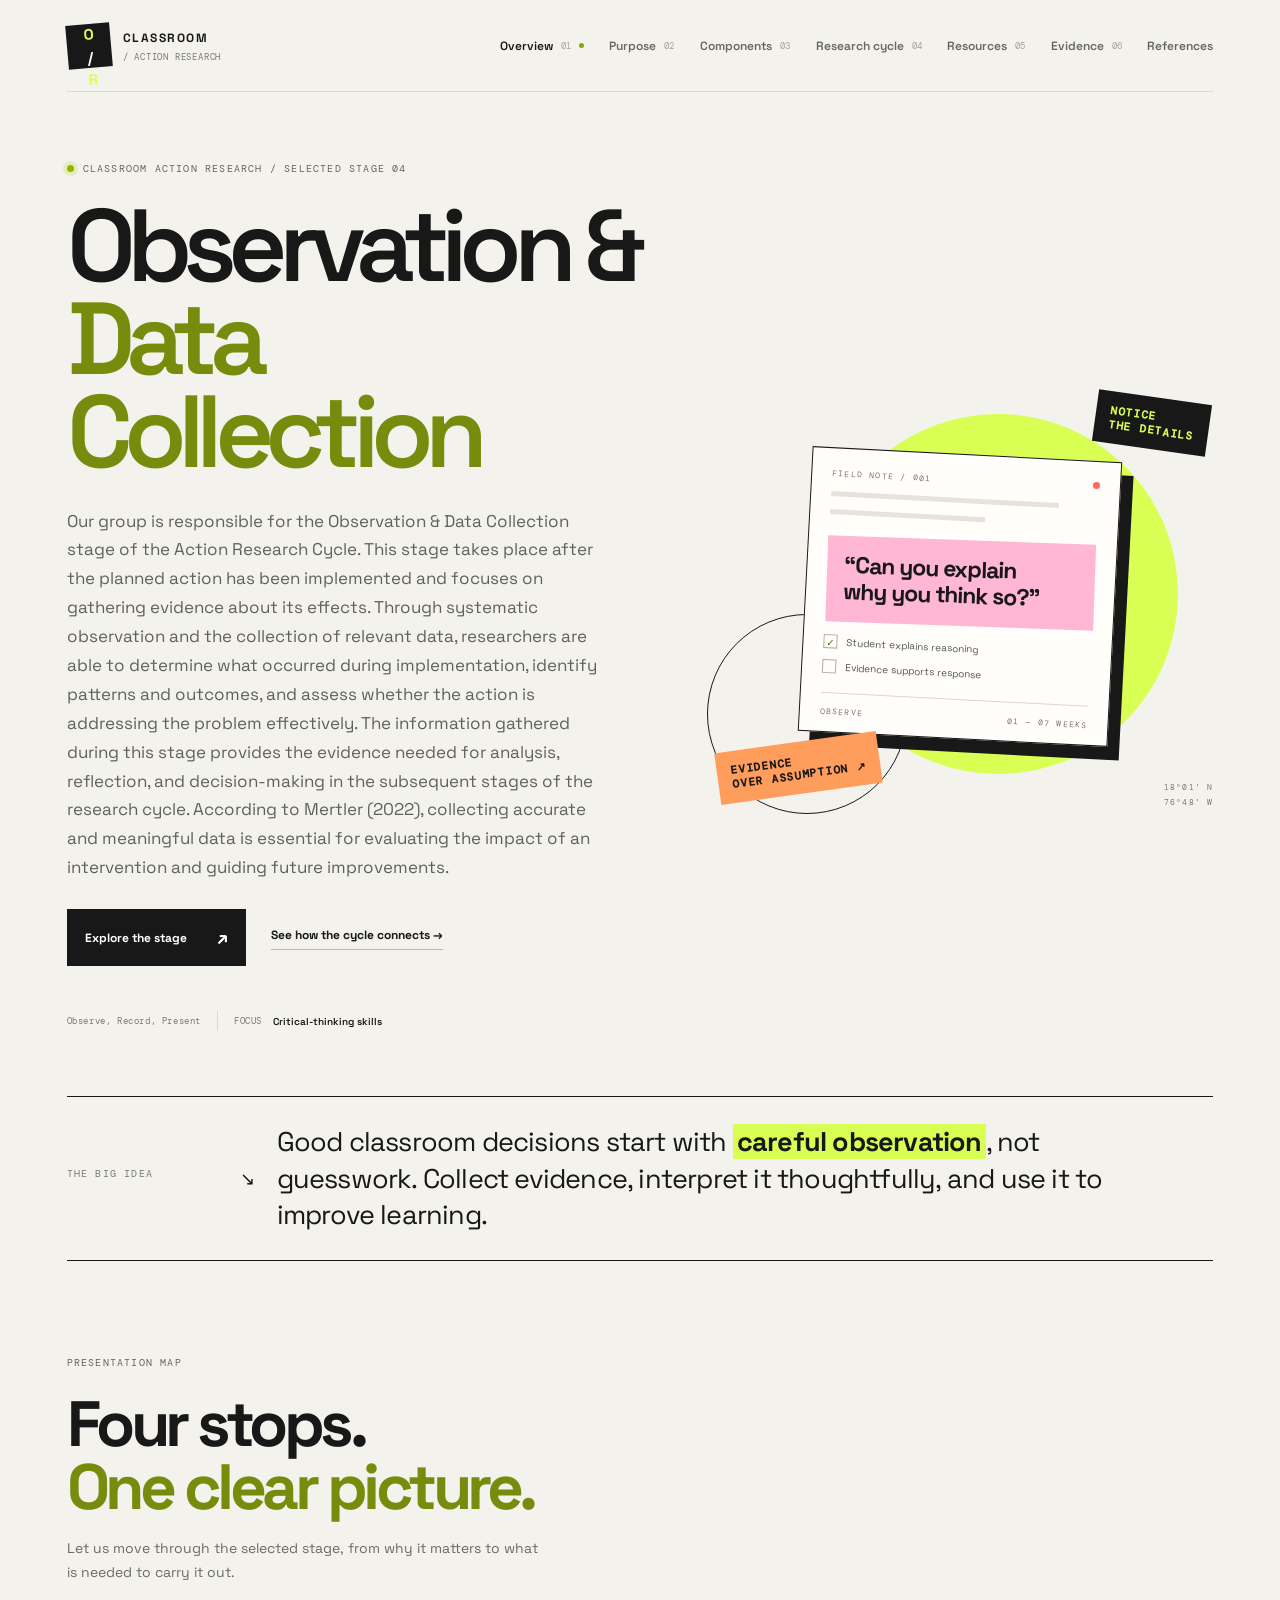
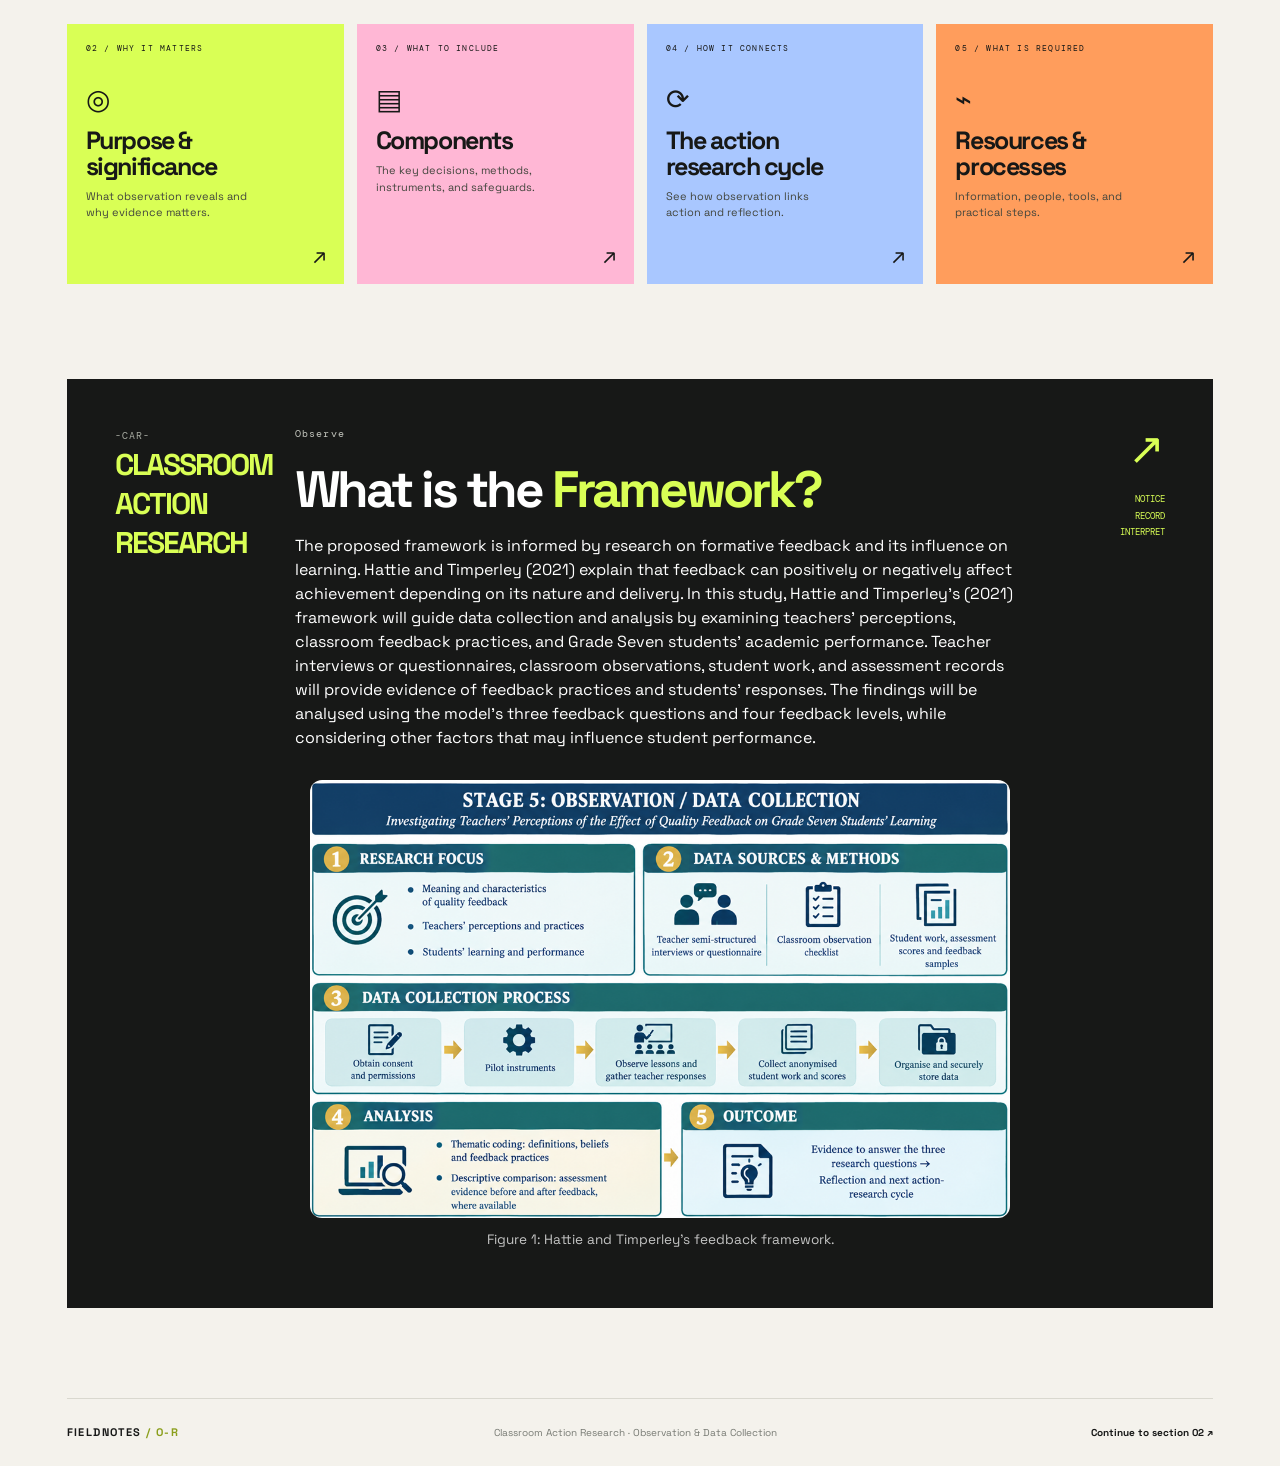
<file: index.html>
<!DOCTYPE html>
<html lang="en">
<head>
  <meta charset="UTF-8">
  <meta name="viewport" content="width=device-width, initial-scale=1.0">
  <meta name="description" content="A presentation website about observation and data collection in classroom action research.">
  <title>Observe / Reflect — Classroom Action Research</title>
  <link rel="preconnect" href="https://fonts.googleapis.com">
  <link rel="preconnect" href="https://fonts.gstatic.com" crossorigin>
  <link href="https://fonts.googleapis.com/css2?family=DM+Mono:wght@400;500&family=Space+Grotesk:wght@400;500;600;700&display=swap" rel="stylesheet">
  <link rel="stylesheet" href="style.css">
  <script src="script.js" defer></script>
</head>
<body>
  <div class="site-shell">
    <header class="site-header">
      <a class="brand" href="index.html" aria-label="Observe Reflect home"><span class="brand-mark">O<span>/</span>R</span><span class="brand-name">CLASSROOM<span> / ACTION RESEARCH</span></span></a>
      <button class="menu-toggle" aria-label="Toggle navigation" aria-expanded="false"><span></span><span></span></button>
      <nav class="main-nav" aria-label="Main navigation">
        <a class="active" href="index.html">Overview <span>01</span></a>
        <a href="purpose.html">Purpose <span>02</span></a>
        <a href="components.html">Components <span>03</span></a>
        <a href="cycle.html">Research cycle <span>04</span></a>
        <a href="resources.html">Resources <span>05</span></a>
        <a href="evidence.html">Evidence <span>06</span></a>
        <a href="references.html">References</a>
      </nav>
    </header>

    <main>
      <section class="hero hero-home">
        <div class="hero-copy">
          <p class="eyebrow"><span class="eyebrow-dot"></span> CLASSROOM ACTION RESEARCH / SELECTED STAGE 04</p>
          <h1>Observation &<br><em>Data Collection</em></h1>
          <p class="hero-intro">Our group is responsible for the Observation &amp; Data Collection stage of the Action Research Cycle. This stage takes place after the planned action has been implemented and focuses on gathering evidence about its effects. Through systematic observation and the collection of relevant data, researchers are able to determine what occurred during implementation, identify patterns and outcomes, and assess whether the action is addressing the problem effectively. The information gathered during this stage provides the evidence needed for analysis, reflection, and decision-making in the subsequent stages of the research cycle. According to Mertler (2022), collecting accurate and meaningful data is essential for evaluating the impact of an intervention and guiding future improvements.</p>
          <div class="hero-actions">
            <a class="button button-dark" href="purpose.html">Explore the stage <span>↗</span></a>
            <a class="text-link" href="cycle.html">See how the cycle connects <span>→</span></a>
          </div>
          <div class="hero-meta"><span>Observe, Record, Present</span><span class="meta-divider"></span><span>FOCUS</span><strong>Critical-thinking skills</strong></div>
        </div>
        <div class="hero-art" aria-label="Illustration of classroom observation notes">
          <div class="art-sticker sticker-top">NOTICE<br>THE DETAILS</div>
          <div class="observation-card">
            <div class="card-top"><span>FIELD NOTE / 001</span><span class="record-dot"></span></div>
            <div class="scribble-line long"></div><div class="scribble-line medium"></div>
            <div class="observation-highlight">“Can you explain<br>why you think so?”</div>
            <div class="mini-check"><span class="check-box">✓</span><span>Student explains reasoning</span></div>
            <div class="mini-check"><span class="check-box"></span><span>Evidence supports response</span></div>
            <div class="card-footer"><span>OBSERVE</span><span>01 — 07 WEEKS</span></div>
          </div>
          <div class="art-circle circle-one"></div><div class="art-circle circle-two"></div>
          <div class="art-sticker sticker-bottom">EVIDENCE<br>OVER ASSUMPTION ↗</div>
          <span class="art-coordinate">18°01' N<br>76°48' W</span>
        </div>
      </section>

      <section class="intro-strip">
        <div class="strip-label">THE BIG IDEA <span>↘</span></div>
        <p>Good classroom decisions start with <strong>careful observation</strong>, not guesswork. Collect evidence, interpret it thoughtfully, and use it to improve learning.</p>
      </section>

      <section class="section-block">
        <div class="section-heading">
          <p class="eyebrow">PRESENTATION MAP</p>
          <h2>Four stops.<br><em>One clear picture.</em></h2>
          <p>Let us move through the selected stage, from why it matters to what is needed to carry it out.</p>
        </div>
        <div class="chapter-grid">
          <a class="chapter-card chapter-lime" href="purpose.html"><span class="chapter-number">02 / WHY IT MATTERS</span><span class="chapter-icon">◎</span><h3>Purpose &amp;<br>significance</h3><p>What observation reveals and why evidence matters.</p><span class="card-arrow">↗</span></a>
          <a class="chapter-card chapter-pink" href="proposal.html"><span class="chapter-number">03 / WHAT TO INCLUDE</span><span class="chapter-icon">▤</span><h3>Components</h3><p>The key decisions, methods, instruments, and safeguards.</p><span class="card-arrow">↗</span></a>
          <a class="chapter-card chapter-blue" href="cycle.html"><span class="chapter-number">04 / HOW IT CONNECTS</span><span class="chapter-icon">⟳</span><h3>The action<br>research cycle</h3><p>See how observation links action and reflection.</p><span class="card-arrow">↗</span></a>
          <a class="chapter-card chapter-orange" href="resources.html"><span class="chapter-number">05 / WHAT IS REQUIRED</span><span class="chapter-icon">⌁</span><h3>Resources &amp;<br>processes</h3><p>Information, people, tools, and practical steps.</p><span class="card-arrow">↗</span></a>
        </div>
      </section>

      <section class="context-band">
        <div class="context-index">
          -CAR-<br>
          <strong>CLASSROOM ACTION RESEARCH</strong>
        </div>

        <div class="context-main">
          <p class="eyebrow">Observe</p>
          <h2>What is the <em>Framework?</em></h2>

          <p>
            The proposed framework is informed by research on formative feedback and its influence on learning. Hattie and Timperley (2021) explain that feedback can positively or negatively affect achievement depending on its nature and delivery. In this study, Hattie and Timperley’s (2021) framework will guide data collection and analysis by examining teachers’ perceptions, classroom feedback practices, and Grade Seven students’ academic performance. Teacher interviews or questionnaires, classroom observations, student work, and assessment records will provide evidence of feedback practices and students’ responses. The findings will be analysed using the model’s three feedback questions and four feedback levels, while considering other factors that may influence student performance.
          </p>

          <!-- Framework image -->
          <figure class="framework-figure">
            <img
              src="Framework.png"
              alt="Hattie and Timperley's feedback framework"
              class="framework-image"
              onclick="this.classList.toggle('framework-expanded')"
            >
            <figcaption>
              Figure 1: Hattie and Timperley's feedback framework.
            </figcaption>
          </figure>
        </div>

        <div class="context-side">
          <span class="context-symbol">↗</span>
          <span>NOTICE<br>RECORD<br>INTERPRET</span>
        </div>
      </section>
    </main>

    <footer class="site-footer"><a class="footer-brand" href="index.html">FIELDNOTES <span>/ O-R</span></a><p>Classroom Action Research · Observation &amp; Data Collection</p><a href="purpose.html">Continue to section 02 ↗</a></footer>
  </div>
</body>
</html>
</file>
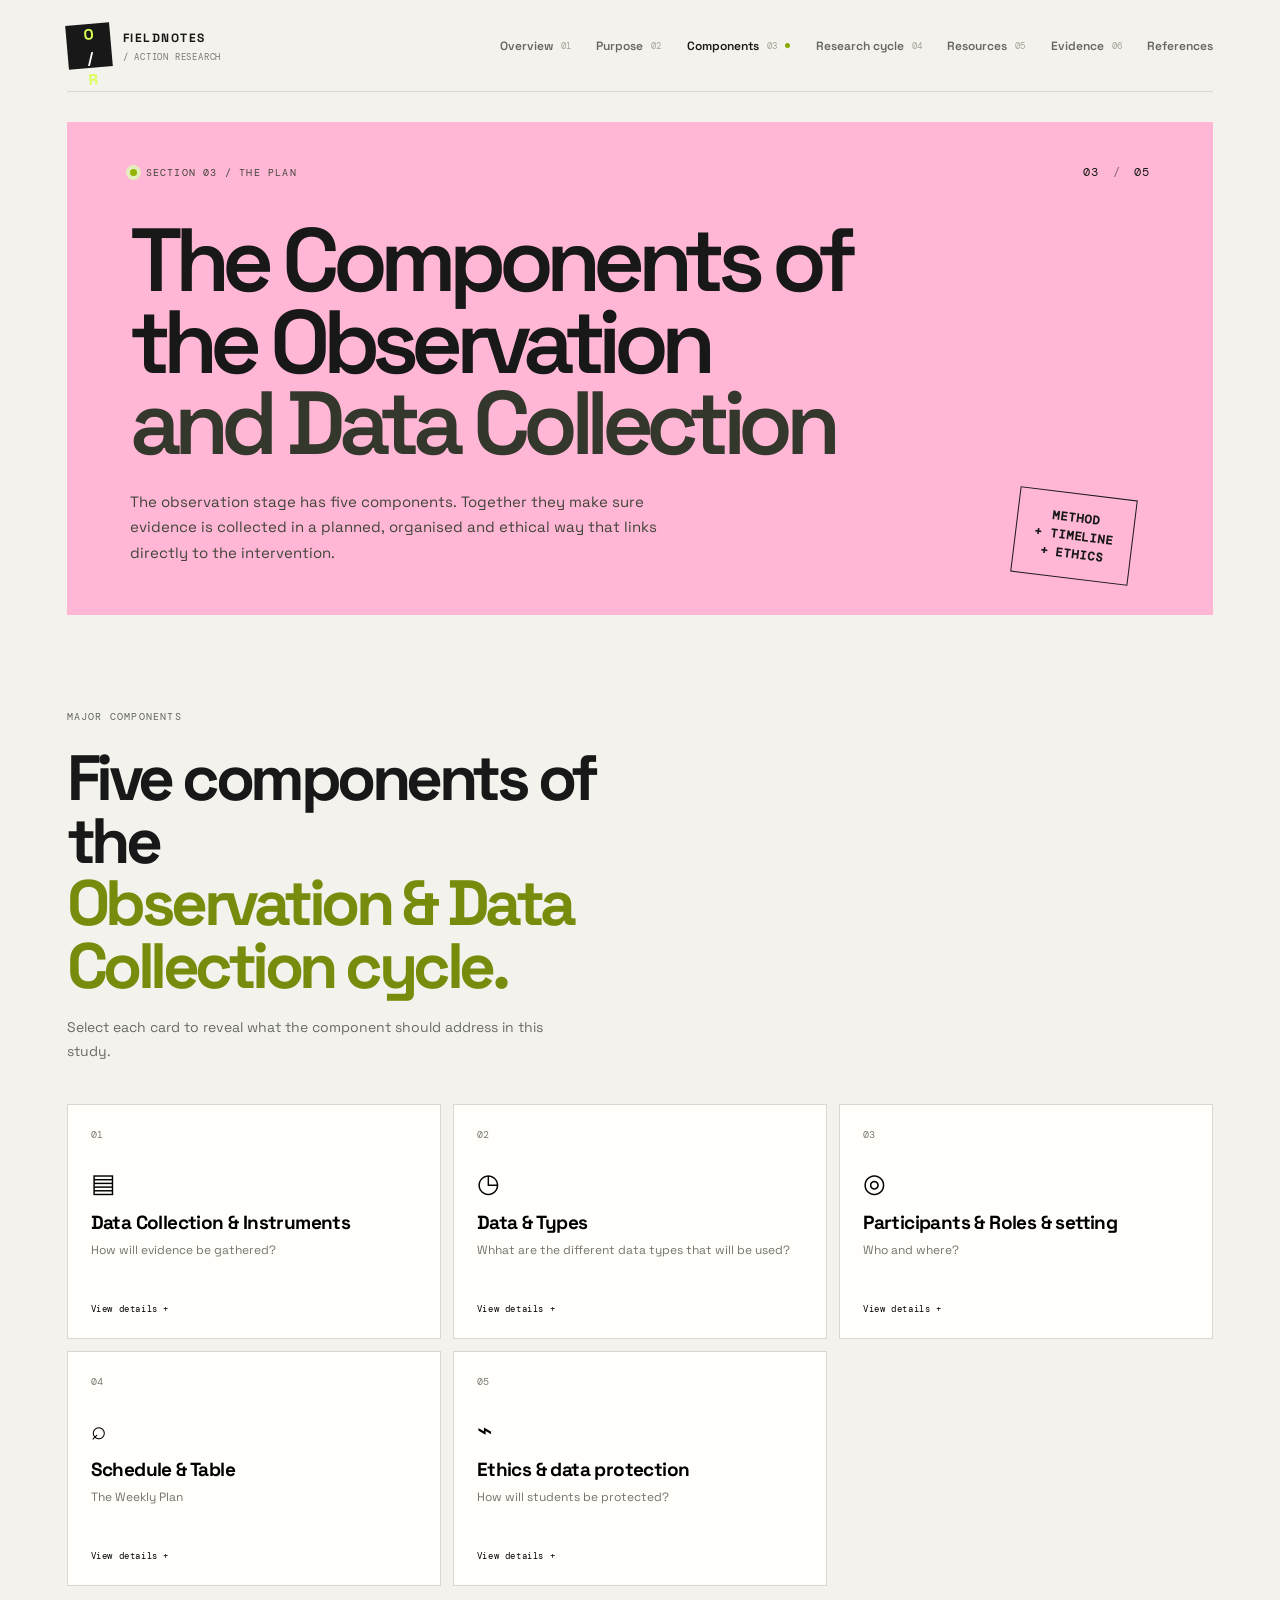
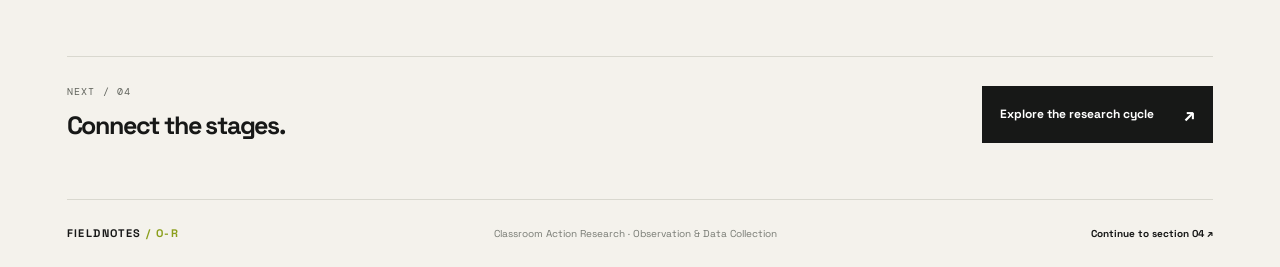
<file: components.html>
<!DOCTYPE html>
<html lang="en">
<head>
  <meta charset="UTF-8"><meta name="viewport" content="width=device-width, initial-scale=1.0">
  <meta name="description" content="Major components of an observation and data collection proposal.">
  <title>Components</title>
  <link rel="preconnect" href="https://fonts.googleapis.com"><link rel="preconnect" href="https://fonts.gstatic.com" crossorigin>
  <link href="https://fonts.googleapis.com/css2?family=DM+Mono:wght@400;500&family=Space+Grotesk:wght@400;500;600;700&display=swap" rel="stylesheet">
  <link rel="stylesheet" href="style.css"><script src="script.js" defer></script>
</head>
<body><div class="site-shell">
  <header class="site-header"><a class="brand" href="index.html"><span class="brand-mark">O<span>/</span>R</span><span class="brand-name">FIELDNOTES<span> / ACTION RESEARCH</span></span></a><button class="menu-toggle" aria-label="Toggle navigation" aria-expanded="false"><span></span><span></span></button><nav class="main-nav" aria-label="Main navigation"><a href="index.html">Overview <span>01</span></a><a href="purpose.html">Purpose <span>02</span></a><a class="active" href="components.html">Components <span>03</span></a><a href="cycle.html">Research cycle <span>04</span></a><a href="resources.html">Resources <span>05</span></a><a href="evidence.html">Evidence <span>06</span></a><a href="references.html">References</a></nav></header>
  <main>
    <section class="page-hero page-hero-pink"><div class="page-hero-top"><p class="eyebrow"><span class="eyebrow-dot"></span> SECTION 03 / THE PLAN</p><span class="page-count">03 <i>/</i> 05</span></div><h1>The Components of the Observation<br><em>and Data Collection</em></h1><p class="page-lede">The observation stage has five components. Together they make sure evidence is collected in a planned, organised and ethical way that links directly to the intervention.</p><div class="hero-stamp">METHOD<br>+ TIMELINE<br>+ ETHICS</div></section>
    <section class="section-block proposal-block"><div class="section-heading"><p class="eyebrow">MAJOR COMPONENTS</p><h2>Five components of the<br><em>Observation & Data Collection cycle.</em></h2><p>Select each card to reveal what the component should address in this study.</p></div>
      <div class="proposal-grid">
        <button class="proposal-card" aria-expanded="false"><span class="proposal-number">01</span><span class="proposal-icon">▤</span><h3>Data Collection &amp; Instruments</h3><p class="proposal-summary">How will evidence be gathered?</p><span class="expand-label">View details +</span><div class="proposal-details"><p>Rubric-based classroom observation checklist</p> <p>Critical Thinking Rubric</p><p>AI Usage Log and AI Transparency Appendix</p><p>Student Reflective Journals</p><p>Surveys and Tests</p><p>Interviews with a focus group</p></div></button>
        <button class="proposal-card" aria-expanded="false"><span class="proposal-number">02</span><span class="proposal-icon">◷</span><h3>Data &amp; Types</h3><p class="proposal-summary">Whhat are the different data types that will be used?</p><span class="expand-label">View details +</span><div class="proposal-details"><p>Quantitative: survey results, pre- and post-test scores, rubric scores, frequency counts from checklists.</p> <p>Qualitative: observation notes, AI logs, journal entries, interview responses, teacher feedback comments.</p></div></button>
        <button class="proposal-card" aria-expanded="false"><span class="proposal-number">03</span><span class="proposal-icon">◎</span><h3>Participants & Roles &amp; setting</h3><p class="proposal-summary">Who and where?</p><span class="expand-label">View details +</span><div class="proposal-details"><p>Students of Grade 9E at School A, the classroom context, the teacher-researcher, and the learning issue being investigated. The students of Grade E's work sample, logs and interview responses. The Class Teacher will implement the intervention and observes along side the researcher. The Student researcher will observe, record field notes and compare findings with the teacher.</p></div></button>
        <button class="proposal-card" aria-expanded="false">
          <span class="proposal-number">04</span>
          <span class="proposal-icon">⌕</span>
          <h3>Schedule &amp; Table</h3>
          <p class="proposal-summary">The Weekly Plan</p>
          <span class="expand-label">View details +</span>

          <div class="proposal-details">
            <img
              src="Schedule Table.png"
              alt="Critical thinking behaviours and indicators"
              class="indicator-image"
              onclick="event.stopPropagation(); this.classList.toggle('image-expanded');"
            >
          </div>
        </button> 
       <button class="proposal-card" aria-expanded="false"><span class="proposal-number">05</span><span class="proposal-icon">⌁</span><h3>Ethics &amp; data protection</h3><p class="proposal-summary">How will students be protected?</p><span class="expand-label">View details +</span><div class="proposal-details"><p>Follow school and institutional requirements for permission and consent, explain participation appropriately, use codes instead of names in working records, and store data securely.</p></div></button>
      </div>
    </section>
    <section class="bottom-cta"><div><p class="eyebrow">NEXT / 04</p><h2>Connect the stages.</h2></div><a class="button button-dark" href="cycle.html">Explore the research cycle <span>↗</span></a></section>
  </main>
  <footer class="site-footer"><a class="footer-brand" href="index.html">FIELDNOTES <span>/ O-R</span></a><p>Classroom Action Research · Observation &amp; Data Collection</p><a href="cycle.html">Continue to section 04 ↗</a></footer>
</div></body></html>
</file>
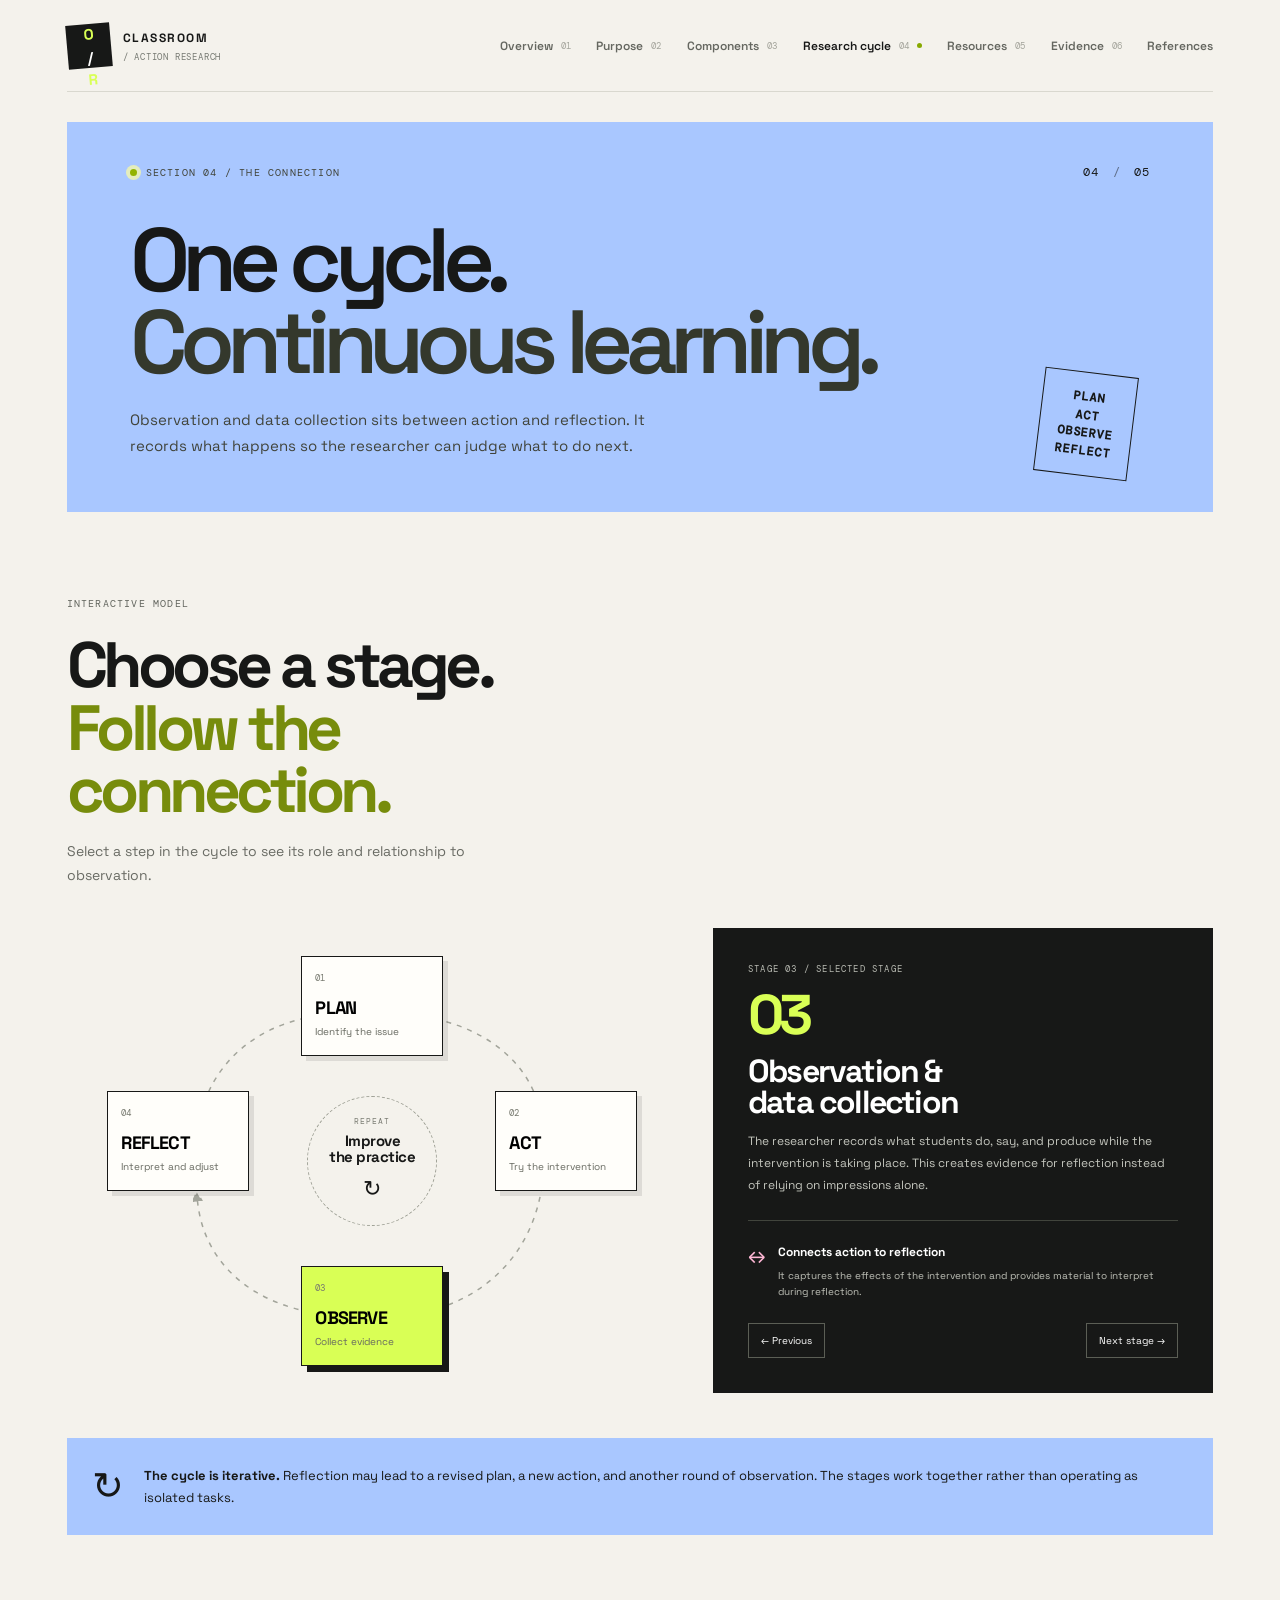
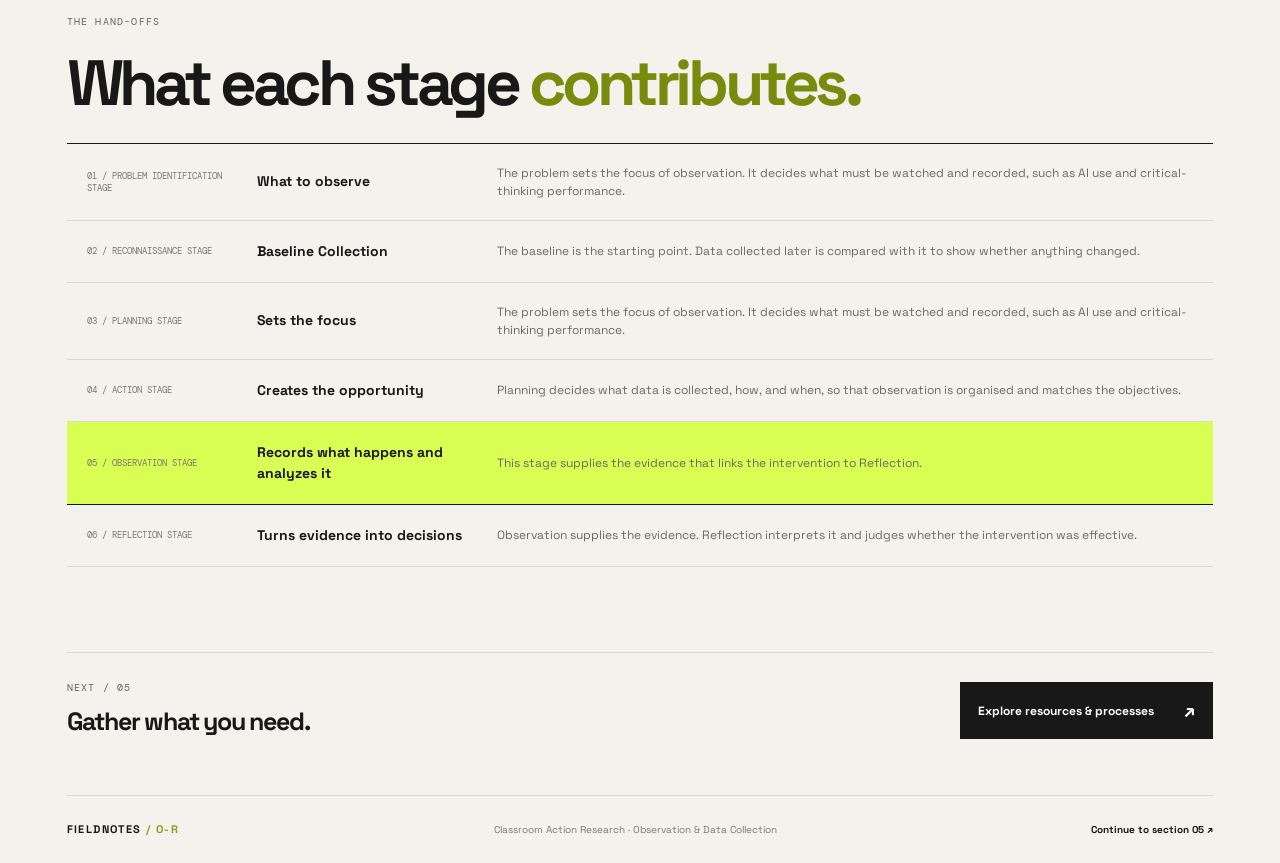
<file: cycle.html>
<!DOCTYPE html>
<html lang="en">
<head>
  <meta charset="UTF-8"><meta name="viewport" content="width=device-width, initial-scale=1.0">
  <meta name="description" content="Interactive classroom action research cycle and the role of observation and data collection.">
  <title>The Action Research Cycle</title>
  <link rel="preconnect" href="https://fonts.googleapis.com"><link rel="preconnect" href="https://fonts.gstatic.com" crossorigin>
  <link href="https://fonts.googleapis.com/css2?family=DM+Mono:wght@400;500&family=Space+Grotesk:wght@400;500;600;700&display=swap" rel="stylesheet">
  <link rel="stylesheet" href="style.css"><script src="script.js" defer></script>
</head>
<body><div class="site-shell">
  <header class="site-header"><a class="brand" href="index.html"><span class="brand-mark">O<span>/</span>R</span><span class="brand-name">CLASSROOM<span> / ACTION RESEARCH</span></span></a><button class="menu-toggle" aria-label="Toggle navigation" aria-expanded="false"><span></span><span></span></button><nav class="main-nav" aria-label="Main navigation"><a href="index.html">Overview <span>01</span></a><a href="purpose.html">Purpose <span>02</span></a><a href="components.html">Components <span>03</span></a><a class="active" href="cycle.html">Research cycle <span>04</span></a><a href="resources.html">Resources <span>05</span></a><a href="evidence.html">Evidence <span>06</span></a><a href="references.html">References</a></nav></header>
  <main>
    <section class="page-hero page-hero-blue"><div class="page-hero-top"><p class="eyebrow"><span class="eyebrow-dot"></span> SECTION 04 / THE CONNECTION</p><span class="page-count">04 <i>/</i> 05</span></div><h1>One cycle.<br><em>Continuous learning.</em></h1><p class="page-lede">Observation and data collection sits between action and reflection. It records what happens so the researcher can judge what to do next.</p><div class="hero-stamp">PLAN<br>ACT<br>OBSERVE<br>REFLECT</div></section>
    <section class="cycle-section">
      <div class="section-heading"><p class="eyebrow">INTERACTIVE MODEL</p><h2>Choose a stage.<br><em>Follow the connection.</em></h2><p>Select a step in the cycle to see its role and relationship to observation.</p></div>
      <div class="cycle-explorer">
        <div class="cycle-visual" role="group" aria-label="Action research cycle stages">
          <svg class="cycle-arrows" viewBox="0 0 500 430" aria-hidden="true"><defs><marker id="arrowhead" markerWidth="8" markerHeight="8" refX="5" refY="3" orient="auto"><path d="M0,0 L6,3 L0,6 Z" fill="currentColor"/></marker></defs><path d="M270 68 C365 70 420 125 420 185" marker-end="url(#arrowhead)"/><path d="M420 240 C408 320 347 365 275 370" marker-end="url(#arrowhead)"/><path d="M220 370 C130 365 78 315 75 248" marker-end="url(#arrowhead)"/><path d="M75 188 C84 112 145 69 220 68" marker-end="url(#arrowhead)"/></svg>
          <button class="cycle-node node-plan" data-cycle="plan" aria-pressed="false"><span>01</span><strong>PLAN</strong><small>Identify the issue</small></button>
          <button class="cycle-node node-act" data-cycle="act" aria-pressed="false"><span>02</span><strong>ACT</strong><small>Try the intervention</small></button>
          <button class="cycle-node node-observe is-selected" data-cycle="observe" aria-pressed="true"><span>03</span><strong>OBSERVE</strong><small>Collect evidence</small></button>
          <button class="cycle-node node-reflect" data-cycle="reflect" aria-pressed="false"><span>04</span><strong>REFLECT</strong><small>Interpret and adjust</small></button>
          <div class="cycle-center"><span>REPEAT</span><strong>Improve<br>the practice</strong><i>↻</i></div>
        </div>
        <article class="cycle-detail" aria-live="polite">
          <p class="eyebrow" id="cycleDetailKicker">STAGE 03 / SELECTED STAGE</p><div class="detail-number" id="cycleDetailNumber">03</div><h3 id="cycleDetailTitle">Observation &amp;<br>data collection</h3><p id="cycleDetailText">The researcher records what students do, say, and produce while the intervention is taking place. This creates evidence for reflection instead of relying on impressions alone.</p><div class="detail-connection"><span class="connection-icon">↔</span><div><strong id="cycleConnectionTitle">Connects action to reflection</strong><p id="cycleConnectionText">It captures the effects of the intervention and provides material to interpret during reflection.</p></div></div>
          <div class="cycle-controls"><button class="small-button" id="cyclePrev" type="button">← Previous</button><button class="small-button" id="cycleNext" type="button">Next stage →</button></div>
        </article>
      </div>
      <div class="cycle-summary"><span class="summary-symbol">↻</span><p><strong>The cycle is iterative.</strong> Reflection may lead to a revised plan, a new action, and another round of observation. The stages work together rather than operating as isolated tasks.</p></div>
    </section>
    <section class="connection-table-section"><p class="eyebrow">THE HAND-OFFS</p><h2>What each stage <em>contributes.</em></h2><div class="connection-rows"><div><span>01 / PROBLEM IDENTIFICATION STAGE</span><strong>What to observe</strong><p>The problem sets the focus of observation. It decides what must be watched and recorded, such as AI use and critical-thinking performance.</p></div><div><span>02 / RECONNAISSANCE STAGE</span><strong>Baseline Collection</strong><p>The baseline is the starting point. Data collected later is compared with it to show whether anything changed.</p></div><div><span>03 / PLANNING STAGE</span><strong>Sets the focus</strong><p>The problem sets the focus of observation. It decides what must be watched and recorded, such as AI use and critical-thinking performance.</p></div><div><span>04 / ACTION STAGE</span><strong>Creates the opportunity</strong><p>Planning decides what data is collected, how, and when, so that observation is organised and matches the objectives.</p></div><div class="row-highlight"><span>05 / OBSERVATION STAGE</span><strong>Records what happens and analyzes it</strong><p>This stage supplies the evidence that links the intervention to Reflection.</p></div><div><span>06 / REFLECTION STAGE</span><strong>Turns evidence into decisions</strong><p>Observation supplies the evidence. Reflection interprets it and judges whether the intervention was effective.</p></div></div></section>
    <section class="bottom-cta"><div><p class="eyebrow">NEXT / 05</p><h2>Gather what you need.</h2></div><a class="button button-dark" href="resources.html">Explore resources &amp; processes <span>↗</span></a></section>
  </main>
  <footer class="site-footer"><a class="footer-brand" href="index.html">FIELDNOTES <span>/ O-R</span></a><p>Classroom Action Research · Observation &amp; Data Collection</p><a href="resources.html">Continue to section 05 ↗</a></footer>
</div></body></html>
</file>
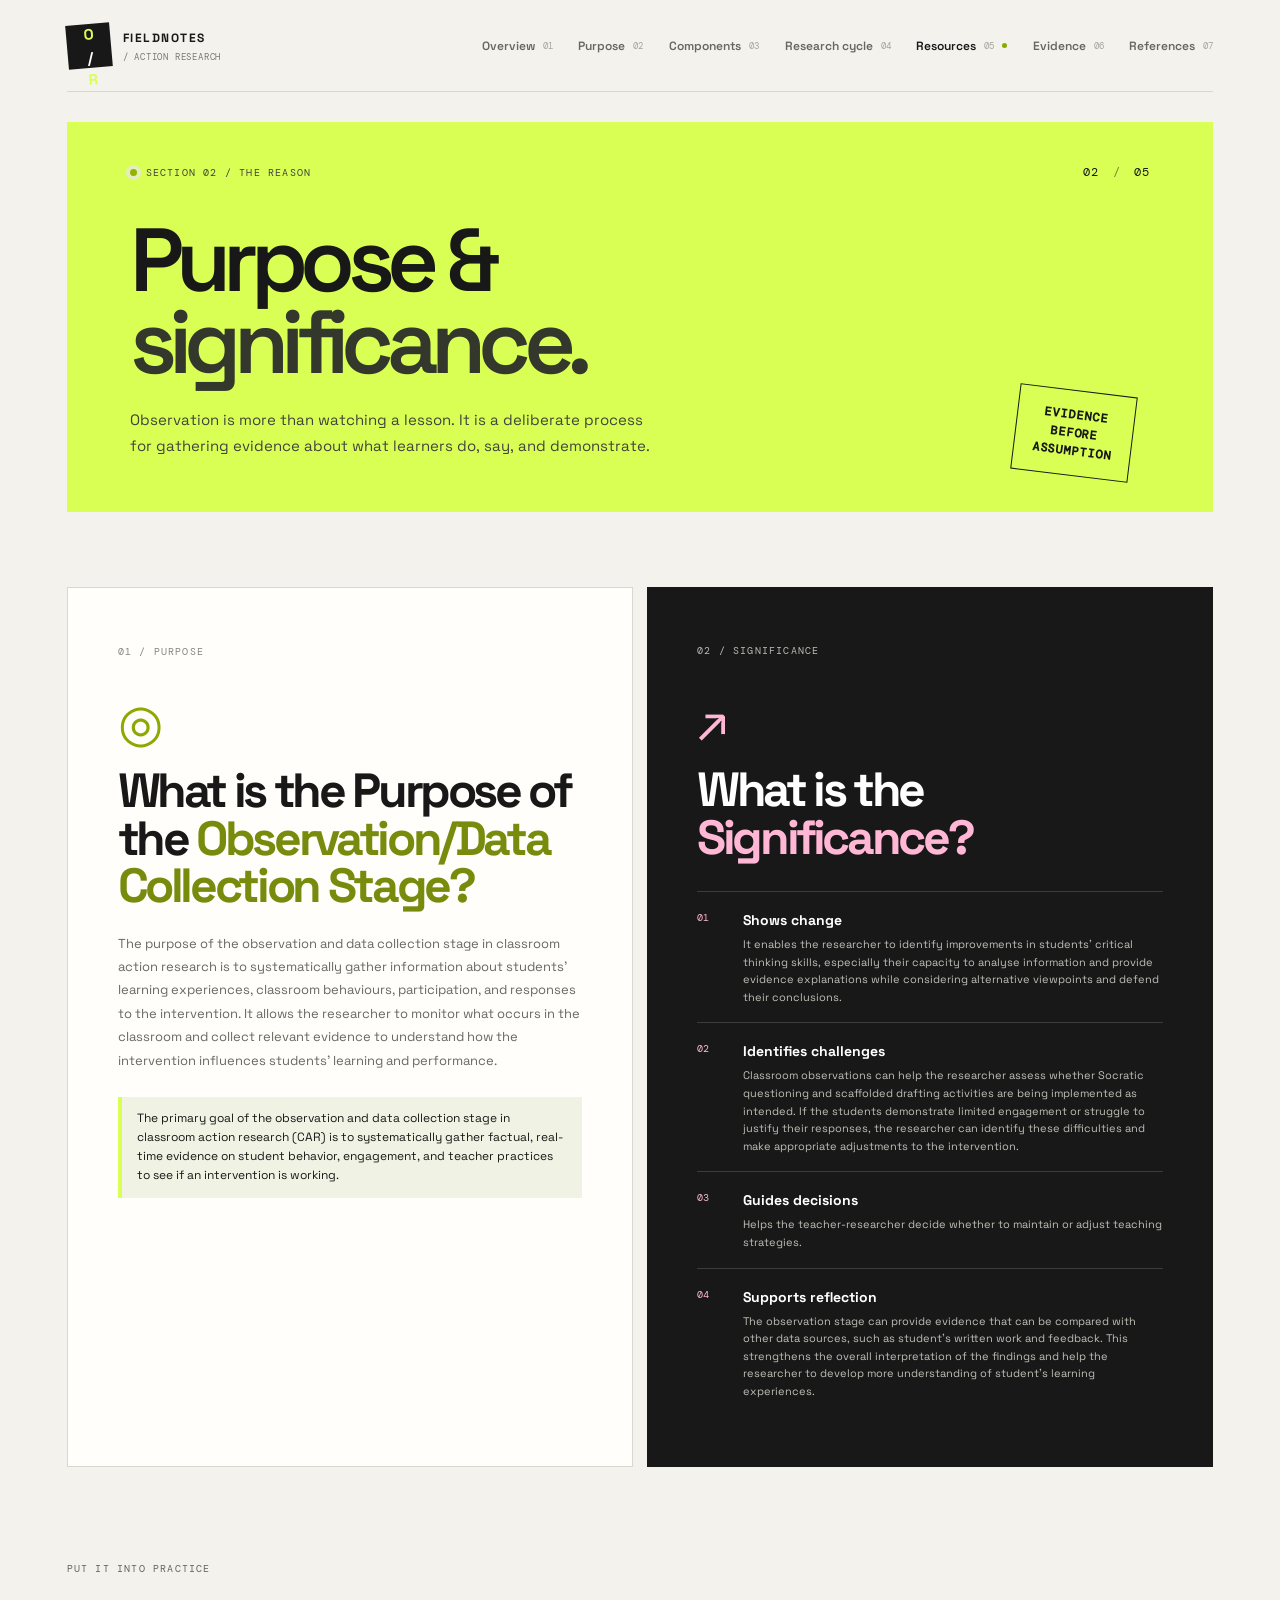
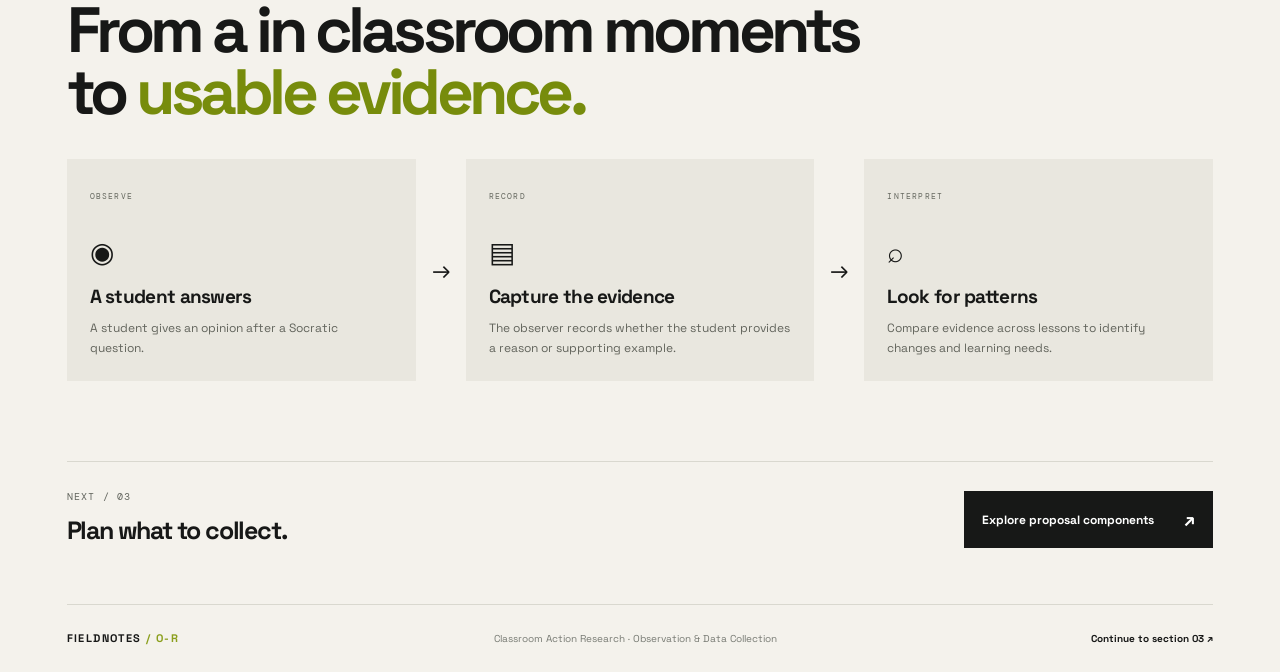
<file: purpose.html>
<!DOCTYPE html>
<html lang="en">
<head>
  <meta charset="UTF-8"><meta name="viewport" content="width=device-width, initial-scale=1.0">
  <meta name="description" content="Purpose and significance of observation and data collection in classroom action research.">
  <title>Purpose &amp; Significance</title>
  <link rel="preconnect" href="https://fonts.googleapis.com"><link rel="preconnect" href="https://fonts.gstatic.com" crossorigin>
  <link href="https://fonts.googleapis.com/css2?family=DM+Mono:wght@400;500&family=Space+Grotesk:wght@400;500;600;700&display=swap" rel="stylesheet">
  <link rel="stylesheet" href="style.css"><script src="script.js" defer></script>
</head>
<body><div class="site-shell">
<header class="site-header"><a class="brand" href="index.html"><span class="brand-mark">O<span>/</span>R</span><span class="brand-name">FIELDNOTES<span> / ACTION RESEARCH</span></span></a><button class="menu-toggle" aria-label="Toggle navigation" aria-expanded="false"><span></span><span></span></button><nav class="main-nav" aria-label="Main navigation"><a href="index.html">Overview <span>01</span></a><a href="purpose.html">Purpose <span>02</span></a><a href="components.html">Components <span>03</span></a><a href="cycle.html">Research cycle <span>04</span></a><a class="active" href="resources.html">Resources <span>05</span></a><a href="evidence.html">Evidence <span>06</span></a><a href="references.html">References <span>07</span></a></nav></header>  <main>
    <section class="page-hero page-hero-lime"><div class="page-hero-top"><p class="eyebrow"><span class="eyebrow-dot"></span> SECTION 02 / THE REASON</p><span class="page-count">02 <i>/</i> 05</span></div><h1>Purpose &amp;<br><em>significance.</em></h1><p class="page-lede">Observation is more than watching a lesson. It is a deliberate process for gathering evidence about what learners do, say, and demonstrate.</p><div class="hero-stamp">EVIDENCE<br>BEFORE<br>ASSUMPTION</div></section>
    <section class="two-column-section">
      <article class="big-text-panel"><span class="section-kicker">01 / PURPOSE</span><div class="oversized-symbol">◎</div><h2>What is the Purpose of the <em>Observation/Data Collection Stage?</em></h2><p>The purpose of the observation and data collection stage in classroom action research is to systematically gather information about students’ learning experiences, classroom behaviours, participation, and responses to the intervention. It allows the researcher to monitor what occurs in the classroom and collect relevant evidence to understand how the intervention influences students’ learning and performance. 
</p><div class="quote-note">The primary goal of the observation and data collection stage in classroom action research (CAR) is to systematically gather factual, real-time evidence on student behavior, engagement, and teacher practices to see if an intervention is working.</div></article>
      <article class="dark-panel"><span class="section-kicker">02 / SIGNIFICANCE</span><div class="oversized-symbol">↗</div><h2>What is the <em>Significance?</em></h2><ul class="reason-list"><li><span>01</span><div><strong>Shows change</strong><p>It enables the researcher to identify improvements in students’ critical thinking skills, especially their capacity to analyse information and provide evidence explanations while considering alternative viewpoints and defend their conclusions.
</p></div></li><li><span>02</span><div><strong>Identifies challenges</strong><p>Classroom observations can help the researcher assess whether Socratic questioning and scaffolded drafting activities are being implemented as intended. If the students demonstrate limited engagement or struggle to justify their responses, the researcher can identify these difficulties and make appropriate adjustments to the intervention.</p></div></li><li><span>03</span><div><strong>Guides decisions</strong><p>Helps the teacher-researcher decide whether to maintain or adjust teaching strategies.</p></div></li><li><span>04</span><div><strong>Supports reflection</strong><p>The observation stage can provide evidence that can be compared with other data sources, such as student’s written work and feedback. This strengthens the overall interpretation of the findings and help the researcher to develop more understanding of student’s learning experiences.
</p></div></li></ul></article>
    </section>
    <section class="example-section"><div class="example-heading"><p class="eyebrow">PUT IT INTO PRACTICE</p><h2>From a in classroom moments<br>to <em>usable evidence.</em></h2></div><div class="example-flow"><div class="example-step"><span class="step-tag">OBSERVE</span><div class="example-icon">◉</div><h3>A student answers</h3><p>A student gives an opinion after a Socratic question.</p></div><div class="flow-arrow">→</div><div class="example-step"><span class="step-tag">RECORD</span><div class="example-icon">▤</div><h3>Capture the evidence</h3><p>The observer records whether the student provides a reason or supporting example.</p></div><div class="flow-arrow">→</div><div class="example-step"><span class="step-tag">INTERPRET</span><div class="example-icon">⌕</div><h3>Look for patterns</h3><p>Compare evidence across lessons to identify changes and learning needs.</p></div></div></section>
    <section class="bottom-cta"><div><p class="eyebrow">NEXT / 03</p><h2>Plan what to collect.</h2></div><a class="button button-dark" href="components.html">Explore proposal components <span>↗</span></a></section>
  </main>
  <footer class="site-footer"><a class="footer-brand" href="index.html">FIELDNOTES <span>/ O-R</span></a><p>Classroom Action Research · Observation &amp; Data Collection</p><a href="components.html">Continue to section 03 ↗</a></footer>
</div></body></html>
</file>
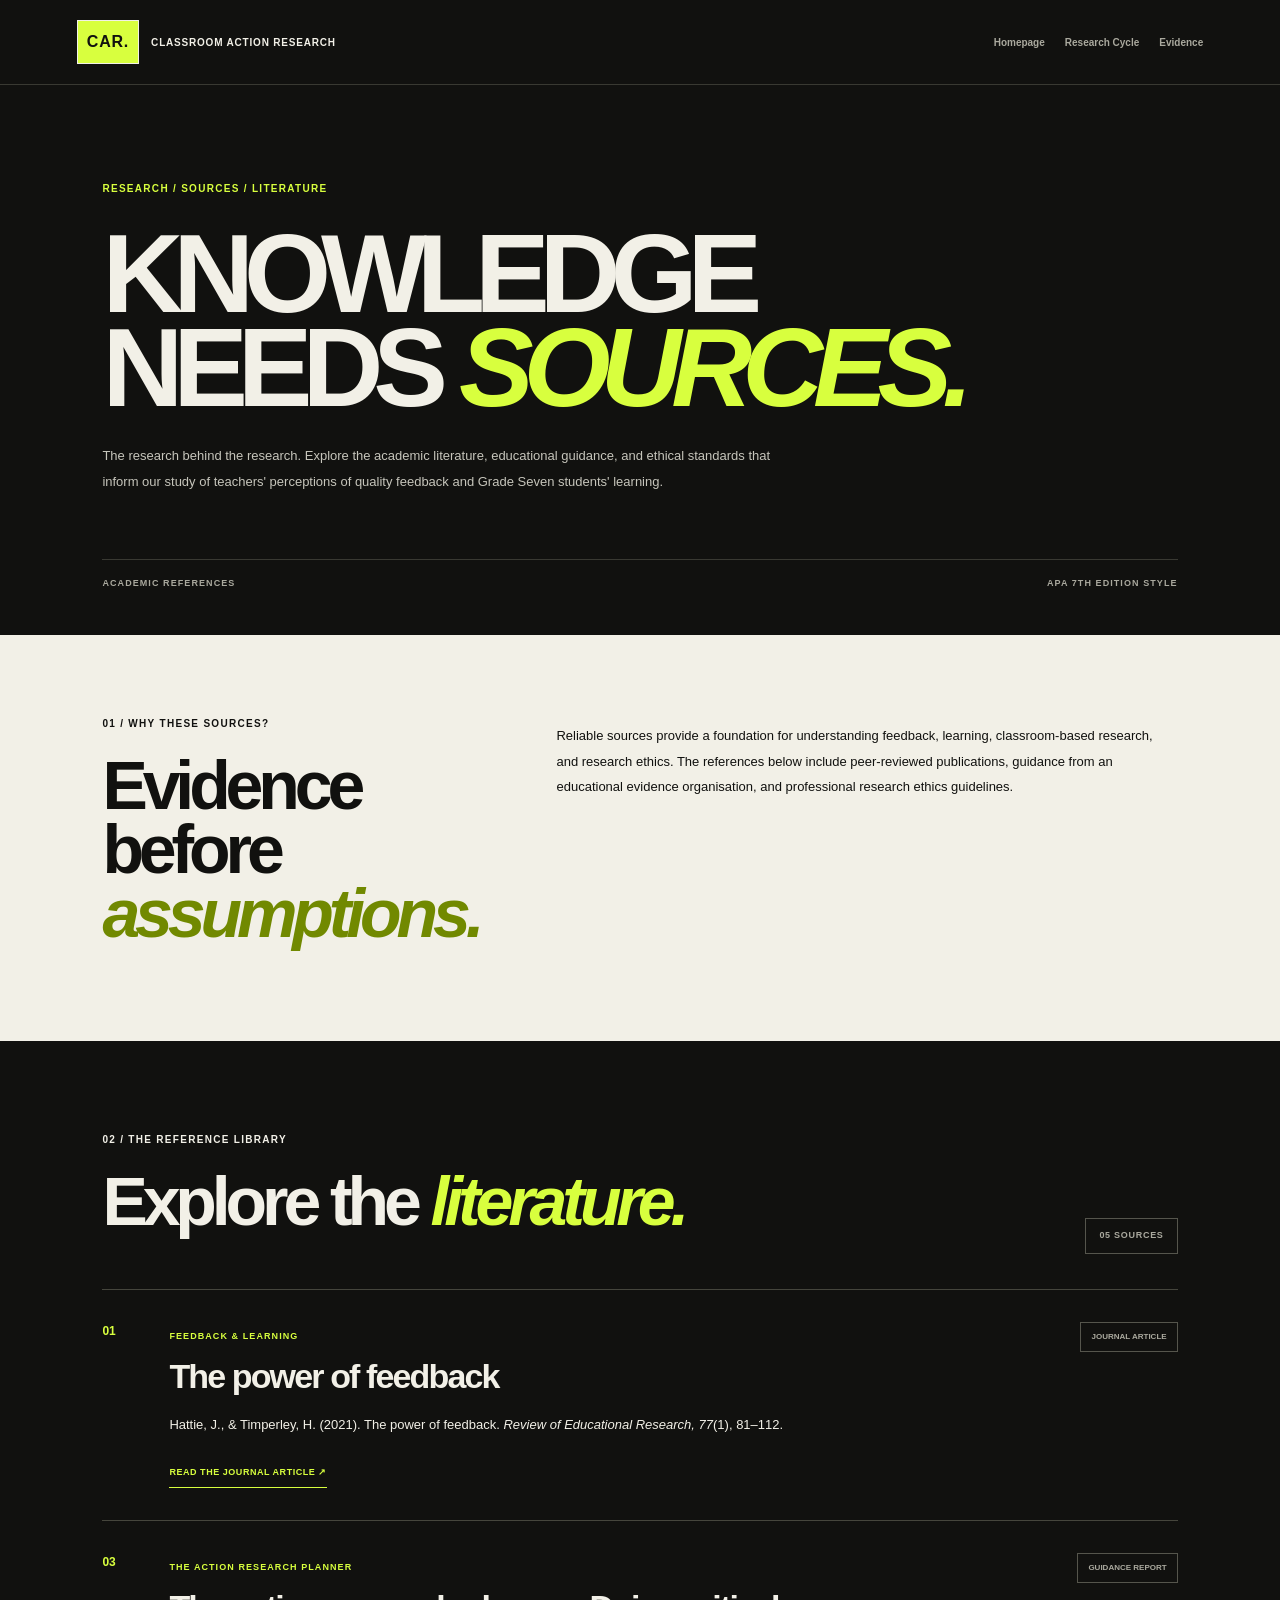
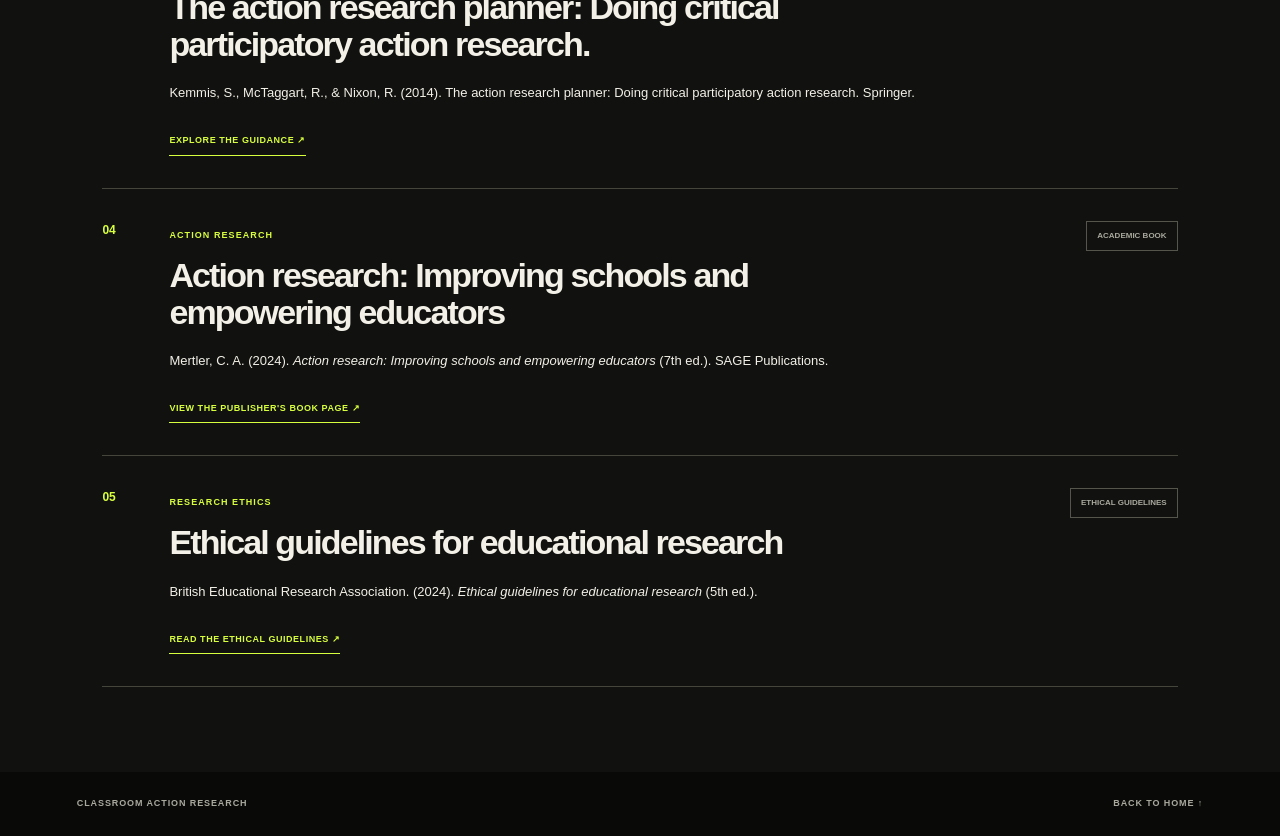
<file: references.html>
<!DOCTYPE html>
<html lang="en">
<head>
  <meta charset="UTF-8">
  <meta name="viewport" content="width=device-width, initial-scale=1.0">

  <meta name="description"
        content="Academic references and reputable resources for the Classroom Action Research project on teachers' perceptions of quality feedback.">

  <title>References | Classroom Action Research</title>

  <link rel="stylesheet" href="style.css">
  <link rel="stylesheet" href="references.css">
</head>

<body class="references-page">

  <header class="ref-header">
    <a href="index.html" class="ref-brand">
      <span class="ref-logo">CAR.</span>
      <span>CLASSROOM ACTION RESEARCH</span>
    </a>

    <nav class="ref-nav" aria-label="Main navigation">
      <a href="index.html">Homepage</a>
      <a href="cycle.html">Research Cycle</a>
      <a href="evidence.html">Evidence</a>
    </nav>
  </header>

  <main>

    <!-- HERO -->
    <section class="ref-hero">
      <span class="ref-eyebrow">RESEARCH / SOURCES / LITERATURE</span>

      <h1>
        KNOWLEDGE<br>
        NEEDS <span>SOURCES.</span>
      </h1>

      <p>
        The research behind the research. Explore the academic literature,
        educational guidance, and ethical standards that inform our study
        of teachers' perceptions of quality feedback and Grade Seven
        students' learning.
      </p>

      <div class="ref-hero-bottom">
        <span>ACADEMIC REFERENCES</span>
        <span>APA 7TH EDITION STYLE</span>
      </div>
    </section>

    <!-- INTRO -->
    <section class="ref-intro">
      <div>
        <span class="ref-section-label">01 / WHY THESE SOURCES?</span>
        <h2>Evidence before<br><span>assumptions.</span></h2>
      </div>

      <p>
        Reliable sources provide a foundation for understanding feedback,
        learning, classroom-based research, and research ethics. The
        references below include peer-reviewed publications, guidance
        from an educational evidence organisation, and professional
        research ethics guidelines.
      </p>
    </section>

    <!-- REFERENCES -->
    <section class="ref-library">

      <div class="ref-library-heading">
        <div>
          <span class="ref-section-label">02 / THE REFERENCE LIBRARY</span>
          <h2>Explore the <span>literature.</span></h2>
        </div>

        <span class="ref-count">05 SOURCES</span>
      </div>

      <!-- SOURCE 1 -->
      <article class="ref-entry">
        <div class="ref-entry-index">01</div>

        <div class="ref-entry-main">
          <span class="ref-category">FEEDBACK & LEARNING</span>

          <h3>The power of feedback</h3>

          <p class="ref-citation">
            Hattie, J., &amp; Timperley, H. (2021). The power of feedback.
            <em>Review of Educational Research, 77</em>(1), 81–112.
          </p>

          <a class="ref-source-link"
             href="https://doi.org/10.3102/003465430298487"
             target="_blank"
             rel="noopener noreferrer">
            READ THE JOURNAL ARTICLE ↗
          </a>
        </div>

        <div class="ref-entry-type">JOURNAL ARTICLE</div>
      </article>

      <!-- SOURCE 3 -->
      <article class="ref-entry">
        <div class="ref-entry-index">03</div>

        <div class="ref-entry-main">
          <span class="ref-category">THE ACTION RESEARCH PLANNER</span>

          <h3>The action research planner: Doing critical participatory action research.</h3>

          <p class="ref-citation">
            Kemmis, S., McTaggart, R., & Nixon, R. (2014). The action research planner: Doing critical participatory action research. Springer.
          </p>

          <a class="ref-source-link"
             href="https://doi.org/10.1007/978-981-4560-67-2"
             target="_blank"
             rel="noopener noreferrer">
            EXPLORE THE GUIDANCE ↗
          </a>
        </div>

        <div class="ref-entry-type">GUIDANCE REPORT</div>
      </article>

      <!-- SOURCE 4 -->
      <article class="ref-entry">
        <div class="ref-entry-index">04</div>

        <div class="ref-entry-main">
          <span class="ref-category">ACTION RESEARCH</span>

          <h3>Action research: Improving schools and empowering educators</h3>

          <p class="ref-citation">
            Mertler, C. A. (2024).
            <em>Action research: Improving schools and empowering educators</em>
            (7th ed.). SAGE Publications.
          </p>

          <a class="ref-source-link"
             href="https://us2.sagepub.com/en-us/nam/action-research/book275393"
             target="_blank"
             rel="noopener noreferrer">
            VIEW THE PUBLISHER'S BOOK PAGE ↗
          </a>
        </div>

        <div class="ref-entry-type">ACADEMIC BOOK</div>
      </article>

      <!-- SOURCE 5 -->
      <article class="ref-entry">
        <div class="ref-entry-index">05</div>

        <div class="ref-entry-main">
          <span class="ref-category">RESEARCH ETHICS</span>

          <h3>Ethical guidelines for educational research</h3>

          <p class="ref-citation">
            British Educational Research Association. (2024).
            <em>Ethical guidelines for educational research</em>
            (5th ed.).
          </p>

          <a class="ref-source-link"
             href="https://www.bera.ac.uk/publication/ethical-guidelines-for-educational-research-fifth-edition-2024"
             target="_blank"
             rel="noopener noreferrer">
            READ THE ETHICAL GUIDELINES ↗
          </a>
        </div>

        <div class="ref-entry-type">ETHICAL GUIDELINES</div>
      </article>

    </section>

    <!-- FOOTER -->
    <footer class="ref-footer">
      <span>CLASSROOM ACTION RESEARCH</span>
      <a href="index.html">BACK TO HOME ↑</a>
    </footer>

  </main>

</body>
</html>
</file>
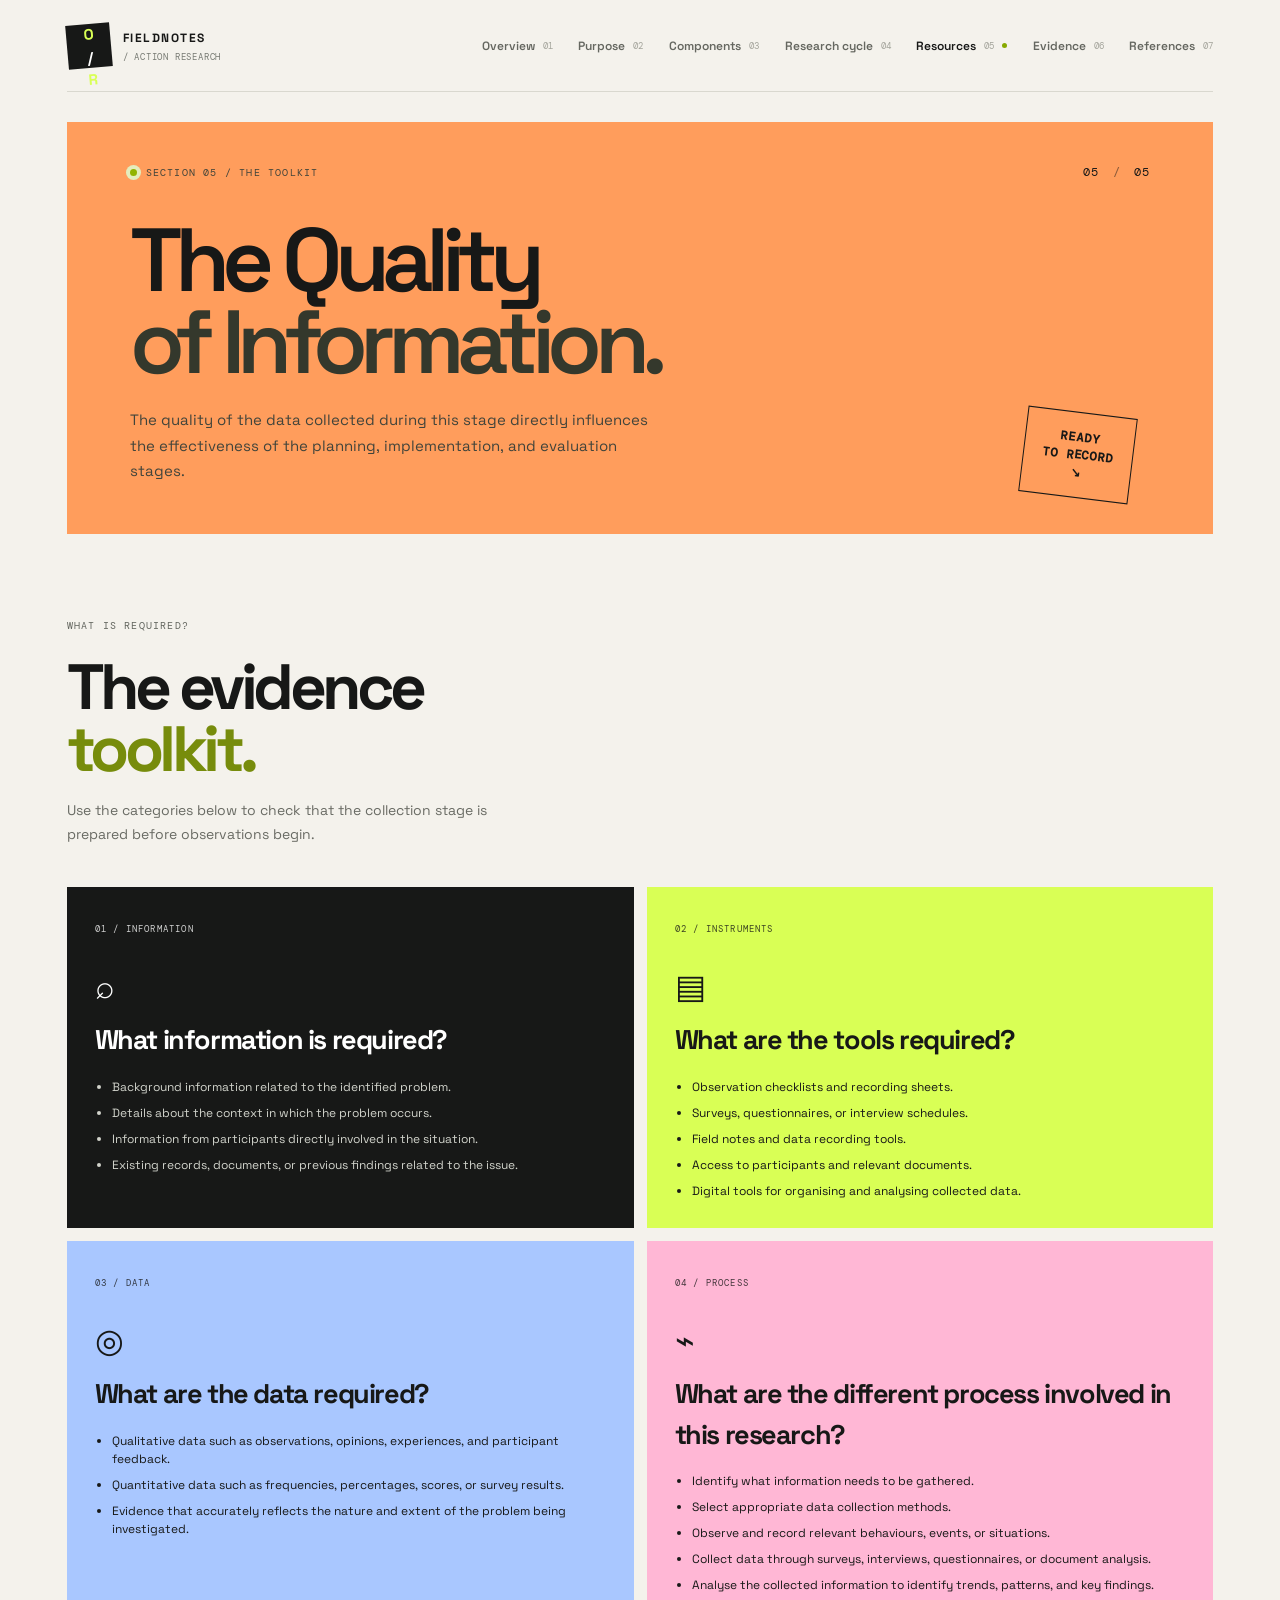
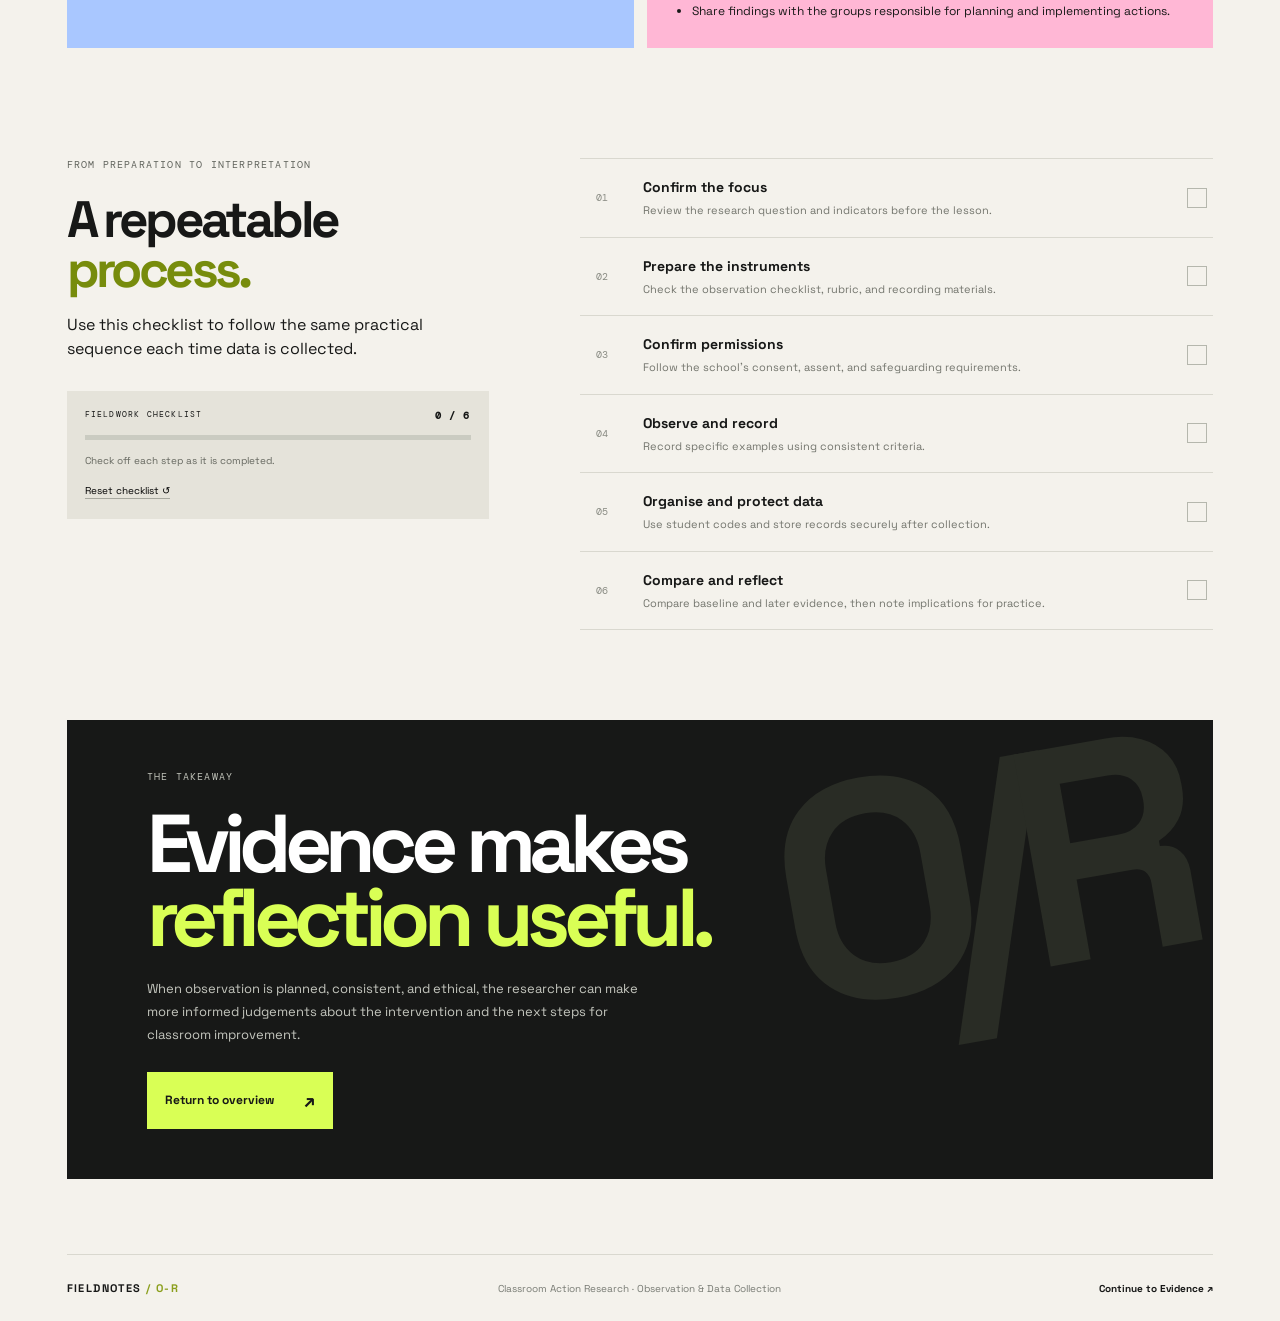
<file: resources.html>
<!DOCTYPE html>
<html lang="en">
<head>
  <meta charset="UTF-8"><meta name="viewport" content="width=device-width, initial-scale=1.0">
  <meta name="description" content="Information, resources, data, and processes required for classroom action research observation.">
  <title>Resources &amp; Processes — Fieldnotes</title>
  <link rel="preconnect" href="https://fonts.googleapis.com"><link rel="preconnect" href="https://fonts.gstatic.com" crossorigin>
  <link href="https://fonts.googleapis.com/css2?family=DM+Mono:wght@400;500&family=Space+Grotesk:wght@400;500;600;700&display=swap" rel="stylesheet">
  <link rel="stylesheet" href="style.css"><script src="script.js" defer></script>
</head>
<body><div class="site-shell">
  <header class="site-header"><a class="brand" href="index.html"><span class="brand-mark">O<span>/</span>R</span><span class="brand-name">FIELDNOTES<span> / ACTION RESEARCH</span></span></a><button class="menu-toggle" aria-label="Toggle navigation" aria-expanded="false"><span></span><span></span></button><nav class="main-nav" aria-label="Main navigation"><a href="index.html">Overview <span>01</span></a><a href="purpose.html">Purpose <span>02</span></a><a href="components.html">Components <span>03</span></a><a href="cycle.html">Research cycle <span>04</span></a><a class="active" href="resources.html">Resources <span>05</span></a><a href="evidence.html">Evidence <span>06</span></a><a href="references.html">References <span>07</span></a></nav></header>
  <main>
    <section class="page-hero page-hero-orange"><div class="page-hero-top"><p class="eyebrow"><span class="eyebrow-dot"></span> SECTION 05 / THE TOOLKIT</p><span class="page-count">05 <i>/</i> 05</span></div><h1>The Quality<br><em>of Information.</em></h1><p class="page-lede">The quality of the data collected during this stage directly influences the effectiveness of the planning, implementation, and evaluation stages.</p><div class="hero-stamp">READY<br>TO RECORD<br>↘</div></section>
    <section class="resource-section"><div class="section-heading"><p class="eyebrow">WHAT IS REQUIRED?</p><h2>The evidence<br><em>toolkit.</em></h2><p>Use the categories below to check that the collection stage is prepared before observations begin.</p></div>
      <div class="resource-grid">
        <article class="resource-card resource-card-dark"><span class="resource-number">01 / INFORMATION</span><div class="resource-symbol">⌕</div><h3>What information is required?</h3><ul><li>Background information related to the identified problem.</li><li>Details about the context in which the problem occurs.</li><li>Information from participants directly involved in the situation.</li><li>Existing records, documents, or previous findings related to the issue.</li></ul></article>
        <article class="resource-card resource-card-lime"><span class="resource-number">02 / INSTRUMENTS</span><div class="resource-symbol">▤</div><h3>What are the tools required?</h3><ul><li>Observation checklists and recording sheets.</li><li>Surveys, questionnaires, or interview schedules.</li><li>Field notes and data recording tools.</li><li>Access to participants and relevant documents.</li><li>Digital tools for organising and analysing collected data.</li></ul></article>
        <article class="resource-card resource-card-blue"><span class="resource-number">03 / DATA</span><div class="resource-symbol">◎</div><h3>What are the data required?</h3><ul><li>Qualitative data such as observations, opinions, experiences, and participant feedback.</li><li>Quantitative data such as frequencies, percentages, scores, or survey results.</li><li>Evidence that accurately reflects the nature and extent of the problem being investigated.</li></ul></article>
        <article class="resource-card resource-card-pink"><span class="resource-number">04 / PROCESS</span><div class="resource-symbol">⌁</div><h3>What are the different process involved in this research?</h3><ul><li>Identify what information needs to be gathered.</li><li>Select appropriate data collection methods.</li><li>Observe and record relevant behaviours, events, or situations.</li><li>Collect data through surveys, interviews, questionnaires, or document analysis.</li><li>Analyse the collected information to identify trends, patterns, and key findings.</li><li>Share findings with the groups responsible for planning and implementing actions.</li></ul></article>
      </div>
    </section>
    <section class="process-section"><div class="process-intro"><p class="eyebrow">FROM PREPARATION TO INTERPRETATION</p><h2>A repeatable<br><em>process.</em></h2><p>Use this checklist to follow the same practical sequence each time data is collected.</p><div class="progress-card"><div class="progress-top"><span>FIELDWORK CHECKLIST</span><strong id="checkProgress">0 / 6</strong></div><div class="progress-track"><span id="progressFill"></span></div><p id="progressMessage">Check off each step as it is completed.</p><button class="reset-button" id="resetChecklist" type="button">Reset checklist ↺</button></div></div>
      <div class="process-checklist">
        <label class="process-item"><input type="checkbox" class="process-check"><span class="process-number">01</span><span class="process-copy"><strong>Confirm the focus</strong><small>Review the research question and indicators before the lesson.</small></span><span class="custom-check">✓</span></label>
        <label class="process-item"><input type="checkbox" class="process-check"><span class="process-number">02</span><span class="process-copy"><strong>Prepare the instruments</strong><small>Check the observation checklist, rubric, and recording materials.</small></span><span class="custom-check">✓</span></label>
        <label class="process-item"><input type="checkbox" class="process-check"><span class="process-number">03</span><span class="process-copy"><strong>Confirm permissions</strong><small>Follow the school’s consent, assent, and safeguarding requirements.</small></span><span class="custom-check">✓</span></label>
        <label class="process-item"><input type="checkbox" class="process-check"><span class="process-number">04</span><span class="process-copy"><strong>Observe and record</strong><small>Record specific examples using consistent criteria.</small></span><span class="custom-check">✓</span></label>
        <label class="process-item"><input type="checkbox" class="process-check"><span class="process-number">05</span><span class="process-copy"><strong>Organise and protect data</strong><small>Use student codes and store records securely after collection.</small></span><span class="custom-check">✓</span></label>
        <label class="process-item"><input type="checkbox" class="process-check"><span class="process-number">06</span><span class="process-copy"><strong>Compare and reflect</strong><small>Compare baseline and later evidence, then note implications for practice.</small></span><span class="custom-check">✓</span></label>
      </div>
    </section>
    <section class="closing-panel"><p class="eyebrow">THE TAKEAWAY</p><h2>Evidence makes<br><em>reflection useful.</em></h2><p>When observation is planned, consistent, and ethical, the researcher can make more informed judgements about the intervention and the next steps for classroom improvement.</p><a class="button button-light" href="index.html">Return to overview <span>↗</span></a><div class="closing-mark">O/R</div></section>
  </main>
  <footer class="site-footer"><a class="footer-brand" href="index.html">FIELDNOTES <span>/ O-R</span></a><p>Classroom Action Research · Observation &amp; Data Collection</p><a href="evidence.html">Continue to Evidence ↗</a></footer>
</div></body></html>
</file>
<file: style.css>
/* FIELDNOTES / Observation & Data Collection
   Bold experimental academic design. All pages share this stylesheet. */
:root{--ink:#171817;--paper:#f4f2ec;--muted:#777a73;--line:#d9d8cf;--lime:#d9ff55;--pink:#ffb7d5;--blue:#a9c7ff;--orange:#ff9d5c;--white:#fffefa;--mono:"DM Mono",monospace;--display:"Space Grotesk",sans-serif;--radius:4px}
*{box-sizing:border-box}html{scroll-behavior:smooth}body{margin:0;background:var(--paper);color:var(--ink);font-family:var(--display);line-height:1.5}a{color:inherit;text-decoration:none}button{font:inherit}.site-shell{width:min(1440px,100%);margin:0 auto;padding:0 5.2%}.site-header{height:92px;display:flex;align-items:center;justify-content:space-between;border-bottom:1px solid var(--line);position:relative;z-index:10}.brand{display:flex;align-items:center;gap:12px}.brand-mark{display:grid;place-items:center;width:44px;height:44px;background:var(--ink);color:var(--lime);font-size:15px;font-weight:700;letter-spacing:-2px;transform:rotate(-5deg)}.brand-mark span{color:white}.brand-name{font-size:12px;font-weight:700;letter-spacing:1.5px}.brand-name>span{display:block;font:9px var(--mono);color:var(--muted);letter-spacing:.8px;margin-top:4px}.main-nav{display:flex;align-items:center;gap:clamp(12px,2vw,30px)}.main-nav a{font-size:12px;font-weight:600;display:flex;gap:8px;align-items:center;color:#656760;transition:color .2s}.main-nav a span{font:9px var(--mono);color:#a3a49b}.main-nav a:hover,.main-nav a.active{color:var(--ink)}.main-nav a.active:after{content:"";height:5px;width:5px;border-radius:50%;background:#87a900;display:inline-block}.menu-toggle{display:none;border:0;background:transparent;padding:8px}.menu-toggle span{display:block;width:24px;height:2px;background:var(--ink);margin:5px}
.eyebrow,.section-kicker,.chapter-number,.page-count,.step-tag,.resource-number,.timeline-week,.progress-top,.card-top,.card-footer,.strip-label,.context-index,.art-coordinate{font:10px var(--mono);letter-spacing:1.2px}.eyebrow{display:flex;align-items:center;gap:9px;margin:0 0 24px;color:#62655e}.eyebrow-dot{width:7px;height:7px;background:#92b300;display:inline-block;border-radius:50%;box-shadow:0 0 0 4px #e4edbd}.hero{display:grid;grid-template-columns:1.08fr .92fr;gap:4%;padding:70px 0 65px;min-height:590px;align-items:center}.hero h1,.page-hero h1{font-size:clamp(58px,8vw,112px);line-height:.91;letter-spacing:-.085em;font-weight:600;margin:0}.hero h1 em,.page-hero h1 em,.section-heading h2 em,.context-main h2 em,.big-text-panel h2 em,.dark-panel h2 em,.example-heading h2 em,.timeline-heading h2 em,.connection-table-section h2 em,.process-intro h2 em,.closing-panel h2 em{font-style:normal;color:#778c0c}.hero-intro{max-width:540px;color:#5f625b;font-size:17px;line-height:1.7;margin:28px 0 27px}.hero-actions{display:flex;align-items:center;gap:25px;flex-wrap:wrap}.button{display:inline-flex;align-items:center;gap:30px;padding:15px 18px;font-size:12px;font-weight:700;transition:transform .2s,background .2s}.button:hover{transform:translateY(-3px)}.button-dark{background:var(--ink);color:white}.button-dark span,.button-light span{font-size:18px}.text-link{font-size:12px;font-weight:700;border-bottom:1px solid #b9bab2;padding-bottom:5px}.hero-meta{display:flex;align-items:center;gap:11px;flex-wrap:wrap;margin-top:45px;font:9px var(--mono);color:var(--muted);letter-spacing:.6px}.hero-meta strong{font:600 10px var(--display);color:var(--ink);letter-spacing:0}.meta-divider{height:20px;border-left:1px solid var(--line);margin:0 5px}
.hero-art{height:435px;position:relative;display:grid;place-items:center;isolation:isolate}.art-circle{position:absolute;border-radius:50%;z-index:-1}.circle-one{width:360px;height:360px;background:var(--lime);top:35px;right:7%;}.circle-two{width:200px;height:200px;border:1px solid var(--ink);bottom:0;left:0}.observation-card{width:min(310px,75%);background:var(--white);border:1px solid var(--ink);padding:20px 20px 15px;box-shadow:12px 13px 0 var(--ink);transform:rotate(3deg);z-index:2;animation:floatCard 6s ease-in-out infinite}.card-top,.card-footer{display:flex;justify-content:space-between;color:#74766f;font-size:8px}.record-dot{width:7px;height:7px;background:#ff665c;border-radius:50%}.scribble-line{height:5px;background:#e4e3dc;margin-top:13px}.scribble-line.long{width:85%}.scribble-line.medium{width:58%}.observation-highlight{background:var(--pink);font-size:23px;line-height:1.12;letter-spacing:-1px;font-weight:700;padding:17px;margin:19px 0 15px;transform:rotate(-1deg)}.mini-check{display:flex;align-items:center;gap:9px;font-size:10px;color:#55574f;margin:10px 0}.check-box{width:14px;height:14px;border:1px solid #aeb0a6;display:grid;place-items:center;font-size:10px;color:#4d6800}.card-footer{border-top:1px solid var(--line);padding-top:13px;margin-top:18px}.art-sticker{position:absolute;font:700 11px var(--mono);letter-spacing:.8px;padding:12px 14px;z-index:3}.sticker-top{background:var(--ink);color:var(--lime);right:1%;top:18px;transform:rotate(8deg)}.sticker-bottom{background:var(--orange);bottom:20px;left:2%;transform:rotate(-8deg)}.art-coordinate{position:absolute;right:0;bottom:5px;font-size:8px;line-height:1.8;color:var(--muted)}
.intro-strip{border-top:1px solid var(--ink);border-bottom:1px solid var(--ink);display:grid;grid-template-columns:190px 1fr;align-items:center;gap:20px;padding:27px 0}.strip-label{display:flex;justify-content:space-between;color:var(--muted)}.strip-label span{font-size:18px;color:var(--ink)}.intro-strip p{font-size:clamp(18px,2.3vw,27px);letter-spacing:-.8px;line-height:1.35;margin:0;max-width:850px}.intro-strip strong{background:var(--lime);padding:0 4px}
.section-block{padding:95px 0}.section-heading{max-width:590px;margin-bottom:40px}.section-heading h2,.example-heading h2,.timeline-heading h2,.connection-table-section h2,.process-intro h2{font-size:clamp(40px,5vw,65px);line-height:.98;letter-spacing:-.07em;margin:0 0 18px}.section-heading>p:last-child,.timeline-heading>p:last-child,.process-intro>p:last-child{color:#696b64;max-width:480px;font-size:14px;line-height:1.7}.chapter-grid{display:grid;grid-template-columns:repeat(4,1fr);gap:13px}.chapter-card{min-height:260px;padding:19px;position:relative;display:flex;flex-direction:column;transition:transform .25s;overflow:hidden}.chapter-card:hover{transform:translateY(-7px) rotate(-.5deg)}.chapter-lime{background:var(--lime)}.chapter-pink{background:var(--pink)}.chapter-blue{background:var(--blue)}.chapter-orange{background:var(--orange)}.chapter-number{font-size:8px}.chapter-icon{font-size:28px;margin-top:25px}.chapter-card h3{font-size:25px;line-height:1.03;letter-spacing:-1.4px;margin:8px 0}.chapter-card p{font-size:11px;max-width:180px;color:#42453d;line-height:1.5;margin:0 0 30px}.card-arrow{position:absolute;right:18px;bottom:12px;font-size:22px}
.context-band{background:var(--ink);color:white;padding:48px;display:grid;grid-template-columns:150px 1fr 110px;gap:30px;align-items:start;margin-bottom:90px}.context-index{color:#a7aaa1;line-height:1.8}.context-index strong{font:700 30px var(--display);color:var(--lime);letter-spacing:-2px}.context-main .eyebrow{color:#c2c4bc}.context-main h2{font-size:clamp(36px,4vw,55px);letter-spacing:-.06em;line-height:1;margin:0 0 18px}.context-main h2 em{color:var(--lime)}.context-main>p:last-child{max-width:660px;color:#c3c5bd;font-size:14px;line-height:1.8;margin:0}.context-side{display:flex;flex-direction:column;align-items:flex-end;gap:20px;font:9px var(--mono);line-height:1.8;color:var(--lime);text-align:right}.context-symbol{font-size:44px;line-height:1}
.site-footer{border-top:1px solid var(--line);padding:25px 0;display:flex;align-items:center;justify-content:space-between;gap:15px;font-size:10px;color:var(--muted)}.footer-brand{font-size:11px;font-weight:700;letter-spacing:1.4px;color:var(--ink)}.footer-brand span{color:#8b9f1d}.site-footer p{margin:0}.site-footer>a:last-child{color:var(--ink);font-weight:700}
.page-hero{min-height:390px;padding:42px 5.5% 50px;position:relative;overflow:hidden;margin:30px 0 0}.page-hero-lime{background:var(--lime)}.page-hero-pink{background:var(--pink)}.page-hero-blue{background:var(--blue)}.page-hero-orange{background:var(--orange)}.page-hero-top{display:flex;justify-content:space-between;align-items:center;margin-bottom:40px}.page-hero .eyebrow{margin:0;color:#41443a}.page-count{font-size:12px}.page-count i{font-style:normal;opacity:.5;margin:0 5px}.page-hero h1{font-size:clamp(54px,7vw,90px);max-width:800px;position:relative;z-index:1}.page-hero h1 em{color:#34382c}.page-lede{max-width:530px;font-size:15px;line-height:1.7;color:#41443b;margin:24px 0 0;position:relative;z-index:1}.hero-stamp{position:absolute;right:7%;bottom:36px;border:1px solid currentColor;padding:15px 18px;font:700 12px var(--mono);line-height:1.5;letter-spacing:1px;transform:rotate(7deg);text-align:center;z-index:0}
.two-column-section{display:grid;grid-template-columns:1fr 1fr;gap:14px;padding:75px 0}.big-text-panel,.dark-panel{padding:clamp(25px,4vw,50px);min-height:520px}.big-text-panel{background:var(--white);border:1px solid var(--line)}.dark-panel{background:var(--ink);color:white}.section-kicker{color:#85877f}.dark-panel .section-kicker{color:#b8bbb2}.oversized-symbol{font-size:52px;line-height:1;margin:35px 0 18px;color:#8ba900}.dark-panel .oversized-symbol{color:var(--pink)}.big-text-panel h2,.dark-panel h2{font-size:clamp(34px,4vw,48px);line-height:.99;letter-spacing:-.07em;margin:0 0 22px}.dark-panel h2 em{color:var(--pink)}.big-text-panel>p,.dark-panel>p{font-size:13px;color:#666960;line-height:1.8}.quote-note{border-left:4px solid var(--lime);padding:12px 15px;background:#f0f3e4;font-size:12px;line-height:1.6;margin-top:25px}.reason-list{padding:0;margin:30px 0 0;list-style:none}.reason-list li{display:grid;grid-template-columns:34px 1fr;gap:12px;border-top:1px solid #3b3e38;padding:16px 0}.reason-list li>span{font:10px var(--mono);color:var(--pink);padding-top:3px}.reason-list strong{font-size:14px}.reason-list p{font-size:11px;color:#bfc1b8;line-height:1.6;margin:4px 0 0}
.example-section{padding:20px 0 80px}.example-heading{margin-bottom:35px}.example-flow{display:grid;grid-template-columns:1fr 30px 1fr 30px 1fr;align-items:stretch;gap:10px}.example-step{background:#e9e7df;padding:23px;min-height:220px;position:relative}.step-tag{font-size:8px;color:#666960}.example-icon{font-size:28px;margin:25px 0 10px}.example-step h3{font-size:19px;letter-spacing:-.7px;margin:0 0 8px}.example-step p{font-size:12px;color:#62645c;line-height:1.6;margin:0}.flow-arrow{display:grid;place-items:center;font-size:23px}.bottom-cta{border-top:1px solid var(--line);padding:28px 0 55px;display:flex;align-items:center;justify-content:space-between;gap:20px}.bottom-cta .eyebrow{margin-bottom:9px}.bottom-cta h2{font-size:25px;letter-spacing:-1.2px;margin:0}
.proposal-block{padding-bottom:70px}.proposal-grid{display:grid;grid-template-columns:repeat(3,1fr);gap:12px}.proposal-card{border:1px solid var(--line);background:var(--white);text-align:left;padding:23px;min-height:235px;position:relative;cursor:pointer;transition:transform .2s,border-color .2s;display:flex;flex-direction:column;align-items:flex-start}.proposal-card:hover{transform:translateY(-4px);border-color:var(--ink)}.proposal-card[aria-expanded="true"]{background:var(--lime);border-color:var(--ink)}.proposal-number{font:10px var(--mono);color:#7a7c74}.proposal-icon{font-size:26px;margin:23px 0 10px}.proposal-card h3{font-size:19px;line-height:1.1;letter-spacing:-.6px;margin:0 0 8px}.proposal-summary{font-size:12px;color:#72746c;margin:0 0 20px}.expand-label{font:9px var(--mono);letter-spacing:.6px;margin-top:auto}.proposal-details{display:none;border-top:1px solid #b7c58b;padding-top:12px;margin-top:15px}.proposal-details p{font-size:11px;line-height:1.7;margin:0;color:#44473e}.proposal-card[aria-expanded="true"] .proposal-details{display:block}.proposal-card[aria-expanded="true"] .expand-label{font-weight:700}.timeline-section{background:#e8e6dd;padding:65px 7%;display:grid;grid-template-columns:.8fr 1.2fr;gap:7%;margin-bottom:75px}.timeline-heading h2{font-size:clamp(35px,4vw,50px)}.timeline{position:relative}.timeline:before{content:"";position:absolute;top:18px;bottom:25px;left:86px;width:1px;background:#c3c4b8}.timeline-item{display:grid;grid-template-columns:70px 34px 1fr;gap:15px;position:relative;padding:0 0 27px}.timeline-week{font-size:8px;line-height:1.5;color:#777970;padding-top:9px}.timeline-marker{width:31px;height:31px;border:1px solid var(--ink);background:var(--lime);border-radius:50%;display:grid;place-items:center;font:10px var(--mono);z-index:1}.timeline-content h3{font-size:16px;margin:2px 0 5px}.timeline-content p{font-size:11px;color:#686a62;line-height:1.7;margin:0}
.cycle-section{padding:85px 0 60px}.cycle-explorer{display:grid;grid-template-columns:1.1fr .9fr;gap:35px;align-items:center}.cycle-visual{height:430px;max-width:530px;width:100%;margin:auto;position:relative}.cycle-arrows{position:absolute;inset:0;width:100%;height:100%;color:#a3a59b;fill:none;stroke:currentColor;stroke-width:1.5;stroke-dasharray:5 6}.cycle-node{position:absolute;z-index:2;width:142px;min-height:100px;border:1px solid var(--ink);background:var(--white);padding:13px;text-align:left;cursor:pointer;transition:transform .2s,background .2s;box-shadow:5px 5px 0 rgba(23,24,23,.1)}.cycle-node:hover{transform:translateY(-4px) rotate(-1deg)}.cycle-node span{display:block;font:9px var(--mono);color:#77796f;margin-bottom:10px}.cycle-node strong{display:block;font-size:18px;letter-spacing:-.8px}.cycle-node small{display:block;font-size:10px;color:#676960;margin-top:3px}.node-plan{top:10px;left:calc(50% - 71px)}.node-act{top:145px;right:0}.node-observe{bottom:10px;left:calc(50% - 71px)}.node-reflect{top:145px;left:0}.node-act.is-selected{background:var(--pink)}.node-plan.is-selected{background:var(--blue)}.node-observe.is-selected{background:var(--lime)}.node-reflect.is-selected{background:var(--orange)}.cycle-node[aria-pressed="true"]{box-shadow:6px 6px 0 var(--ink)}.cycle-center{position:absolute;top:50%;left:50%;transform:translate(-50%,-50%);width:130px;height:130px;border:1px dashed #9fa196;border-radius:50%;display:flex;flex-direction:column;align-items:center;justify-content:center;text-align:center;background:var(--paper)}.cycle-center span{font:8px var(--mono);letter-spacing:1px;color:#7b7d74}.cycle-center strong{font-size:15px;line-height:1.05;letter-spacing:-.5px;margin:7px 0}.cycle-center i{font-style:normal;font-size:22px}.cycle-detail{background:var(--ink);color:white;padding:35px;min-height:370px;position:relative}.cycle-detail .eyebrow{color:#b8bab2;margin-bottom:12px;font-size:9px}.detail-number{font-size:56px;line-height:1;font-weight:700;letter-spacing:-5px;color:var(--lime)}.cycle-detail h3{font-size:32px;line-height:.98;letter-spacing:-1.8px;margin:13px 0}.cycle-detail>p:not(.eyebrow){font-size:12px;line-height:1.8;color:#c4c6be}.detail-connection{display:flex;gap:12px;border-top:1px solid #41443c;padding-top:18px;margin-top:24px}.connection-icon{color:var(--pink);font-size:22px}.detail-connection strong{font-size:12px}.detail-connection p{font-size:10px;line-height:1.6;color:#bfc1b8;margin:5px 0 0}.cycle-controls{display:flex;justify-content:space-between;gap:12px;margin-top:23px}.small-button{border:1px solid #5b5e55;background:transparent;color:white;padding:9px 12px;font-size:10px;cursor:pointer}.small-button:hover{background:var(--lime);border-color:var(--lime);color:var(--ink)}.cycle-summary{display:flex;align-items:center;gap:20px;background:var(--blue);padding:20px 25px;margin-top:45px}.summary-symbol{font-size:38px}.cycle-summary p{font-size:13px;line-height:1.7;margin:0}.connection-table-section{padding:20px 0 85px}.connection-table-section h2{margin-bottom:28px}.connection-rows{border-top:1px solid var(--ink)}.connection-rows>div{display:grid;grid-template-columns:150px 220px 1fr;gap:20px;align-items:center;padding:20px;border-bottom:1px solid var(--line)}.connection-rows span{font:9px var(--mono);color:#77796f}.connection-rows strong{font-size:14px}.connection-rows p{font-size:12px;color:#686a62;margin:0}.connection-rows .row-highlight{background:var(--lime);border-bottom-color:var(--ink)}
.resource-section{padding:85px 0 75px}.resource-grid{display:grid;grid-template-columns:repeat(2,1fr);gap:13px}.resource-card{padding:28px;min-height:330px}.resource-card-dark{background:var(--ink);color:white}.resource-card-lime{background:var(--lime)}.resource-card-blue{background:var(--blue)}.resource-card-pink{background:var(--pink)}.resource-number{font-size:9px;opacity:.8}.resource-symbol{font-size:33px;margin:24px 0 8px}.resource-card h3{font-size:27px;letter-spacing:-1.4px;margin:0 0 17px}.resource-card ul{padding-left:17px;margin:0;display:grid;gap:8px}.resource-card li{font-size:12px;line-height:1.5}.resource-card-dark li{color:#d2d4cc}.process-section{display:grid;grid-template-columns:.8fr 1.2fr;gap:8%;padding:35px 0 90px}.process-intro h2{font-size:clamp(38px,4vw,54px)}.progress-card{background:#e5e3da;padding:18px;margin-top:30px}.progress-top{display:flex;justify-content:space-between;font-size:8px}.progress-top strong{font-size:10px}.progress-track{height:5px;background:#cacbc1;margin:13px 0}.progress-track span{display:block;height:100%;width:0;background:#89a600;transition:width .25s}.progress-card>p{font-size:10px;color:#65675f;margin:0}.reset-button{border:0;border-bottom:1px solid #a7a89f;background:none;padding:0;margin-top:15px;font-size:10px;cursor:pointer}.process-checklist{border-top:1px solid var(--line)}.process-item{display:grid;grid-template-columns:0 35px 1fr 22px;gap:12px;align-items:center;padding:18px 4px;border-bottom:1px solid var(--line);cursor:pointer;transition:background .2s}.process-item input{opacity:0;width:0;height:0}.process-number{font:10px var(--mono);color:#898b83}.process-copy strong{display:block;font-size:14px}.process-copy small{display:block;font-size:11px;color:#73756d;margin-top:4px;line-height:1.5}.custom-check{width:20px;height:20px;border:1px solid #b5b7ad;display:grid;place-items:center;font-size:12px;color:transparent}.process-item:has(input:checked){background:#e8efcf}.process-item:has(input:checked) .custom-check{background:var(--lime);border-color:var(--ink);color:var(--ink)}.process-item:has(input:checked) .process-copy strong{text-decoration:line-through;text-decoration-color:#8b9f1d}.closing-panel{position:relative;background:var(--ink);color:white;padding:50px 7%;margin-bottom:75px;overflow:hidden}.closing-panel .eyebrow{color:#bfc1b8}.closing-panel h2{font-size:clamp(48px,7vw,82px);line-height:.9;letter-spacing:-.08em;margin:0 0 22px;position:relative;z-index:1}.closing-panel h2 em{color:var(--lime)}.closing-panel>p:not(.eyebrow){max-width:520px;color:#c5c7bf;font-size:13px;line-height:1.8;margin-bottom:25px}.button-light{background:var(--lime);color:var(--ink);position:relative;z-index:1}.closing-mark{position:absolute;right:4%;top:0;font-size:clamp(130px,24vw,310px);font-weight:700;letter-spacing:-.13em;color:#292c25;line-height:1;transform:rotate(-10deg);pointer-events:none}
@keyframes floatCard{0%,100%{transform:translateY(0) rotate(3deg)}50%{transform:translateY(-8px) rotate(1deg)}}@media(prefers-reduced-motion:reduce){*,*::before,*::after{scroll-behavior:auto!important;animation:none!important;transition:none!important}}
@media(max-width:1000px){.site-shell{padding:0 4%}.site-header{height:78px}.brand-name{font-size:10px}.main-nav{gap:12px}.main-nav a{font-size:10px}.main-nav a span{display:none}.hero{min-height:530px;padding:55px 0}.hero h1{font-size:clamp(55px,8vw,84px)}.hero-art{height:360px}.circle-one{width:290px;height:290px}.observation-card{width:280px}.chapter-grid{grid-template-columns:repeat(2,1fr)}.chapter-card{min-height:220px}.context-band{grid-template-columns:100px 1fr 75px;padding:35px;gap:20px}.timeline-section{padding:50px 4%;gap:4%}.cycle-explorer{grid-template-columns:1fr 1fr;gap:20px}.cycle-node{width:125px}.node-plan,.node-observe{left:calc(50% - 62px)}.cycle-visual{height:400px}.cycle-detail{padding:25px}.connection-rows>div{grid-template-columns:110px 180px 1fr}}
@media(max-width:720px){.site-shell{padding:0 20px}.site-header{height:72px}.menu-toggle{display:block;cursor:pointer}.main-nav{display:none;position:absolute;top:71px;left:0;right:0;background:var(--paper);border:1px solid var(--line);padding:12px 18px 18px;flex-direction:column;align-items:stretch;gap:0;box-shadow:0 12px 20px #17181712}.main-nav.is-open{display:flex}.main-nav a{padding:13px 0;border-bottom:1px solid var(--line);font-size:12px;justify-content:space-between}.main-nav a:last-child{border-bottom:0}.main-nav a span{display:block}.hero{grid-template-columns:1fr;padding:52px 0 35px;gap:20px}.hero h1{font-size:clamp(60px,15vw,92px)}.hero-intro{font-size:15px}.hero-meta{margin-top:30px}.hero-art{height:360px;grid-row:2}.circle-one{right:10%;width:280px;height:280px}.circle-two{left:7%}.sticker-top{right:4%}.sticker-bottom{left:4%}.intro-strip{grid-template-columns:1fr;gap:10px;padding:20px 0}.intro-strip p{font-size:21px}.section-block{padding:65px 0}.section-heading{margin-bottom:27px}.section-heading h2,.example-heading h2,.timeline-heading h2,.connection-table-section h2{font-size:47px}.chapter-grid{gap:9px}.chapter-card{padding:15px;min-height:205px}.chapter-card h3{font-size:22px}.chapter-card p{font-size:10px}.chapter-icon{margin-top:18px}.context-band{grid-template-columns:1fr;padding:27px;gap:25px;margin-bottom:55px}.context-side{display:none}.context-main h2{font-size:42px}.site-footer{flex-wrap:wrap;justify-content:space-between}.site-footer p{order:3;width:100%}.page-hero{margin-top:18px;min-height:370px;padding:25px 24px 35px}.page-hero-top{margin-bottom:40px}.page-hero h1{font-size:clamp(54px,13vw,78px)}.page-lede{font-size:13px;max-width:85%}.hero-stamp{right:15px;bottom:15px;font-size:9px;padding:9px;opacity:.8}.two-column-section{grid-template-columns:1fr;padding:45px 0;gap:12px}.big-text-panel,.dark-panel{min-height:0;padding:28px}.oversized-symbol{margin:25px 0 15px}.example-section{padding:5px 0 50px}.example-flow{grid-template-columns:1fr;gap:8px}.example-step{min-height:0;padding:20px}.example-icon{margin:13px 0 7px}.flow-arrow{transform:rotate(90deg);height:24px}.bottom-cta{align-items:flex-start;flex-direction:column;padding-bottom:40px}.proposal-grid{grid-template-columns:1fr 1fr}.proposal-card{padding:17px;min-height:225px}.proposal-card h3{font-size:17px}.timeline-section{grid-template-columns:1fr;gap:25px;padding:35px 20px;margin-bottom:50px}.timeline:before{left:72px}.timeline-item{grid-template-columns:58px 30px 1fr;gap:10px}.timeline-week{font-size:7px}.timeline-marker{width:28px;height:28px}.cycle-section{padding:55px 0 40px}.cycle-explorer{grid-template-columns:1fr}.cycle-visual{height:360px;max-width:430px}.cycle-node{width:116px;min-height:88px;padding:10px}.node-plan,.node-observe{left:calc(50% - 58px)}.node-act{right:0}.node-reflect{left:0}.cycle-node strong{font-size:16px}.cycle-node small{font-size:9px}.cycle-center{width:110px;height:110px}.cycle-center strong{font-size:13px}.cycle-arrows{transform:scale(.94)}.cycle-detail{min-height:0;padding:25px}.cycle-detail h3{font-size:30px}.cycle-summary{padding:16px;gap:12px;align-items:flex-start}.cycle-summary p{font-size:11px}.connection-table-section{padding:20px 0 55px}.connection-rows>div{grid-template-columns:1fr auto;gap:6px;padding:15px}.connection-rows span{grid-column:1/-1}.connection-rows strong{font-size:13px}.connection-rows p{grid-column:1/-1;line-height:1.6}.resource-section{padding:55px 0}.resource-grid{grid-template-columns:1fr}.resource-card{min-height:0;padding:24px}.resource-card h3{font-size:25px}.process-section{grid-template-columns:1fr;gap:30px;padding:10px 0 60px}.closing-panel{padding:35px 25px;margin-bottom:50px}.closing-panel h2{font-size:58px}.closing-mark{right:-4%;top:20%;font-size:160px;opacity:.7}}
@media(max-width:390px){.site-shell{padding:0 14px}.brand{gap:8px}.brand-mark{width:38px;height:38px}.brand-name{font-size:9px}.brand-name>span{font-size:7px}.hero-actions{gap:16px}.button{gap:18px}.chapter-grid,.proposal-grid{grid-template-columns:1fr}.chapter-card{min-height:190px}.proposal-card{min-height:190px}.page-hero h1{font-size:52px}.page-lede{max-width:100%}.hero-stamp{display:none}.cycle-node{width:103px}.node-plan,.node-observe{left:calc(50% - 51px)}.cycle-node strong{font-size:14px}.cycle-node small{font-size:8px}.cycle-center{width:92px;height:92px}.cycle-center strong{font-size:11px}.cycle-center span{font-size:7px}.cycle-visual{height:330px}.cycle-arrows{transform:scale(.85)}.closing-panel h2{font-size:49px}}

/* Framework image */
.framework-figure {
  margin: 30px 0 10px;
  text-align: center;
}

.framework-image {
  display: block;
  width: 100%;
  max-width: 700px;
  height: auto;
  margin: 0 auto;
  border-radius: 12px;
  cursor: zoom-in;
  transition: transform 0.3s ease, box-shadow 0.3s ease;
}

.framework-image:hover {
  transform: scale(1.01);
}

.framework-figure figcaption {
  margin-top: 12px;
  font-size: 0.85rem;
  opacity: 0.75;
  line-height: 1.5;
}

/* Expanded image */
.framework-image.framework-expanded {
  position: fixed;
  top: 50%;
  left: 50%;
  z-index: 9999;
  width: auto;
  height: auto;
  max-width: 90vw;
  max-height: 85vh;
  object-fit: contain;
  transform: translate(-50%, -50%);
  background: white;
  padding: 8px;
  border-radius: 10px;
  box-shadow: 0 0 0 100vmax rgba(0, 0, 0, 0.85);
  cursor: zoom-out;
}
</file>
<file: references.css>
.references-page {
  --ref-bg: #11110f;
  --ref-surface: #1b1b18;
  --ref-paper: #f2f0e7;
  --ref-lime: #d8ff3e;
  --ref-pink: #ffb6d0;
  --ref-blue: #9bd8ff;
  --ref-muted: #aaa99e;

  background: var(--ref-bg);
  color: var(--ref-paper);
}

.references-page * {
  box-sizing: border-box;
}

.references-page a {
  color: inherit;
  text-decoration: none;
}

.ref-header {
  display: flex;
  justify-content: space-between;
  align-items: center;
  gap: 20px;
  padding: 20px clamp(20px, 6vw, 85px);
  border-bottom: 1px solid #393932;
}

.ref-brand {
  display: flex;
  align-items: center;
  gap: 12px;
  font-size: 10px;
  font-weight: 900;
  letter-spacing: .08em;
}

.ref-logo {
  padding: 9px;
  background: var(--ref-lime);
  color: var(--ref-bg);
  border: 1px solid var(--ref-paper);
  font-size: 16px;
}

.ref-nav {
  display: flex;
  flex-wrap: wrap;
  gap: 20px;
}

.ref-nav a {
  color: var(--ref-muted);
  font-size: 10px;
  font-weight: 700;
}

.ref-nav a:hover {
  color: var(--ref-lime);
}

/* HERO */

.ref-hero {
  padding: 90px clamp(20px, 8vw, 110px) 45px;
  background: var(--ref-bg);
}

.ref-eyebrow,
.ref-section-label {
  font-size: 10px;
  font-weight: 900;
  letter-spacing: .13em;
  line-height: 1.7;
}

.ref-eyebrow {
  color: var(--ref-lime);
}

.ref-hero h1 {
  margin: 28px 0;
  font-size: clamp(55px, 9vw, 112px);
  line-height: .84;
  letter-spacing: -.09em;
}

.ref-hero h1 span {
  color: var(--ref-lime);
  font-style: italic;
}

.ref-hero > p {
  max-width: 680px;
  color: #c6c5bb;
  font-size: 13px;
  line-height: 1.95;
}

.ref-hero-bottom {
  display: flex;
  justify-content: space-between;
  gap: 20px;
  margin-top: 65px;
  padding-top: 17px;
  border-top: 1px solid #393932;
  color: var(--ref-muted);
  font-size: 9px;
  font-weight: 800;
  letter-spacing: .12em;
}

/* INTRO */

.ref-intro {
  display: grid;
  grid-template-columns: .8fr 1.2fr;
  gap: 40px;
  padding: 75px clamp(20px, 8vw, 110px);
  background: var(--ref-paper);
  color: var(--ref-bg);
}

.ref-intro h2,
.ref-library-heading h2,
.ref-usage h2 {
  margin: 20px 0;
  font-size: clamp(38px, 6vw, 68px);
  line-height: .94;
  letter-spacing: -.075em;
}

.ref-intro h2 span {
  color: #718900;
  font-style: italic;
}

.ref-intro > p {
  max-width: 700px;
  font-size: 13px;
  line-height: 1.95;
}

/* REFERENCE LIBRARY */

.ref-library {
  padding: 85px clamp(20px, 8vw, 110px);
}

.ref-library-heading {
  display: flex;
  justify-content: space-between;
  align-items: end;
  gap: 25px;
  margin-bottom: 35px;
}

.ref-library-heading h2 span {
  color: var(--ref-lime);
  font-style: italic;
}

.ref-count {
  padding: 10px 13px;
  border: 1px solid #55554c;
  color: var(--ref-muted);
  font-size: 9px;
  font-weight: 800;
  letter-spacing: .08em;
  white-space: nowrap;
}

/* REFERENCE ENTRIES */

.ref-entry {
  display: grid;
  grid-template-columns: 45px minmax(0, 1fr) 135px;
  gap: 22px;
  padding: 32px 0;
  border-top: 1px solid #45453c;
}

.ref-entry:last-child {
  border-bottom: 1px solid #45453c;
}

.ref-entry-index {
  color: var(--ref-lime);
  font-size: 12px;
  font-weight: 900;
}

.ref-category {
  color: var(--ref-lime);
  font-size: 9px;
  font-weight: 900;
  letter-spacing: .12em;
}

.ref-entry-main h3 {
  max-width: 750px;
  margin: 12px 0 18px;
  font-size: clamp(23px, 3.2vw, 34px);
  line-height: 1.1;
  letter-spacing: -.055em;
}

.ref-citation {
  max-width: 760px;
  padding-left: 24px;
  text-indent: -24px;
  color: var(--ref-paper);
  font-size: 13px;
  line-height: 1.9;
}

.ref-description {
  max-width: 730px;
  margin-top: 17px;
  color: #c0bfb5;
  font-size: 12px;
  line-height: 1.9;
}

.ref-source-link {
  display: inline-block;
  margin-top: 15px;
  padding-bottom: 7px;
  border-bottom: 1px solid var(--ref-lime);
  color: var(--ref-lime) !important;
  font-size: 9px;
  font-weight: 900;
  letter-spacing: .06em;
}

.ref-source-link:hover {
  color: white !important;
  border-color: white;
}

.ref-entry-type {
  align-self: start;
  justify-self: end;
  padding: 8px 10px;
  border: 1px solid #55554c;
  color: var(--ref-muted);
  font-size: 8px;
  font-weight: 800;
  text-align: center;
}

/* USING REFERENCES */

.ref-usage {
  display: grid;
  grid-template-columns: 70px 1fr;
  gap: 25px;
  padding: 75px clamp(20px, 8vw, 110px);
  background: var(--ref-blue);
  color: var(--ref-bg);
}

.ref-usage-symbol {
  display: grid;
  place-items: center;
  width: 58px;
  height: 58px;
  border: 2px solid var(--ref-bg);
  border-radius: 50%;
  font-size: 28px;
}

.ref-usage h2 span {
  color: #4e6500;
  font-style: italic;
}

.ref-usage p {
  max-width: 800px;
  font-size: 13px;
  line-height: 1.95;
}

/* FOOTER */

.ref-footer {
  display: flex;
  justify-content: space-between;
  gap: 20px;
  padding: 25px clamp(20px, 6vw, 85px);
  background: #090908;
  color: var(--ref-muted);
  font-size: 9px;
  font-weight: 800;
  letter-spacing: .1em;
}

.ref-footer a:hover {
  color: var(--ref-lime);
}

/* RESPONSIVE */

@media (max-width: 700px) {
  .ref-header {
    align-items: flex-start;
    flex-direction: column;
  }

  .ref-nav {
    gap: 14px;
  }

  .ref-intro {
    grid-template-columns: 1fr;
    gap: 15px;
  }

  .ref-library-heading {
    align-items: flex-start;
    flex-direction: column;
  }

  .ref-entry {
    grid-template-columns: 30px minmax(0, 1fr);
    gap: 12px;
  }

  .ref-entry-type {
    grid-column: 2;
    justify-self: start;
  }

  .ref-usage {
    grid-template-columns: 1fr;
  }

  .ref-hero-bottom,
  .ref-footer {
    flex-direction: column;
  }
}

@media (prefers-reduced-motion: reduce) {
  *,
  *::before,
  *::after {
    scroll-behavior: auto !important;
    animation-duration: .01ms !important;
    transition-duration: .01ms !important;
  }
}
</file>
